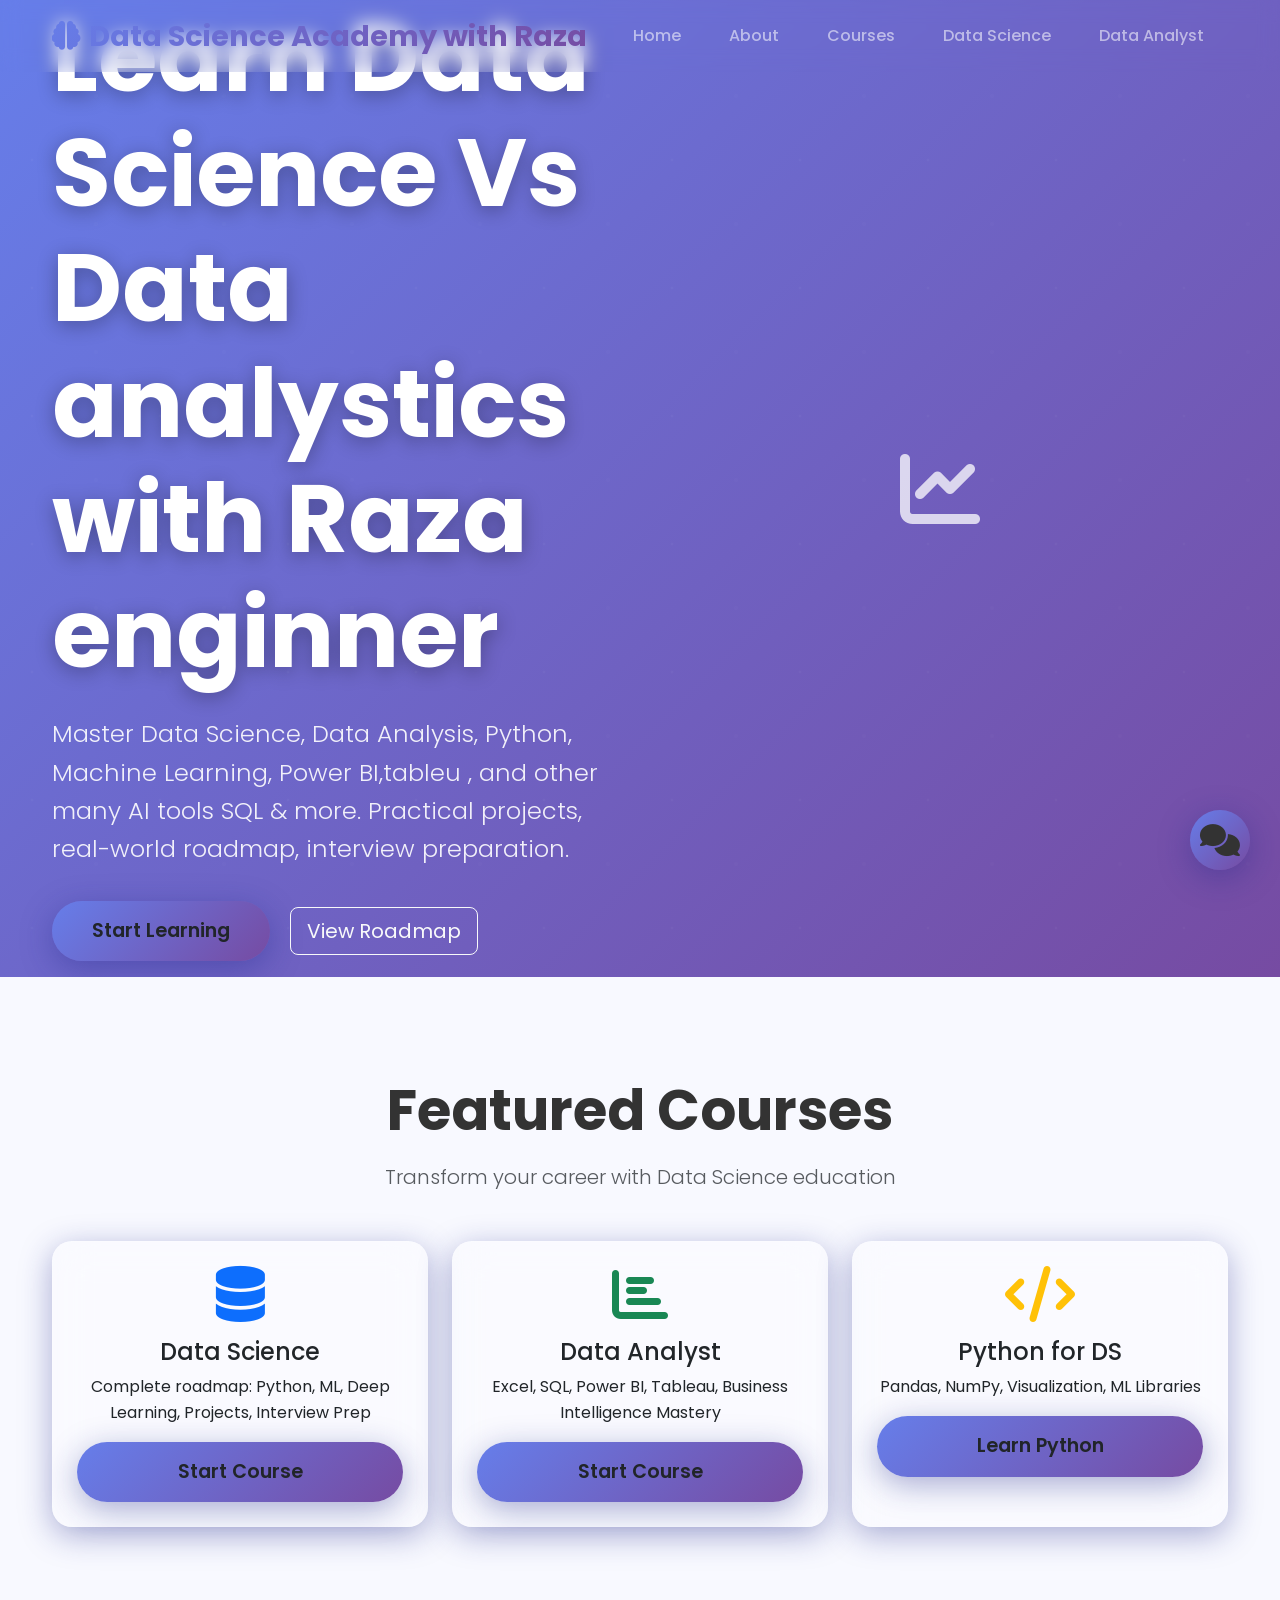
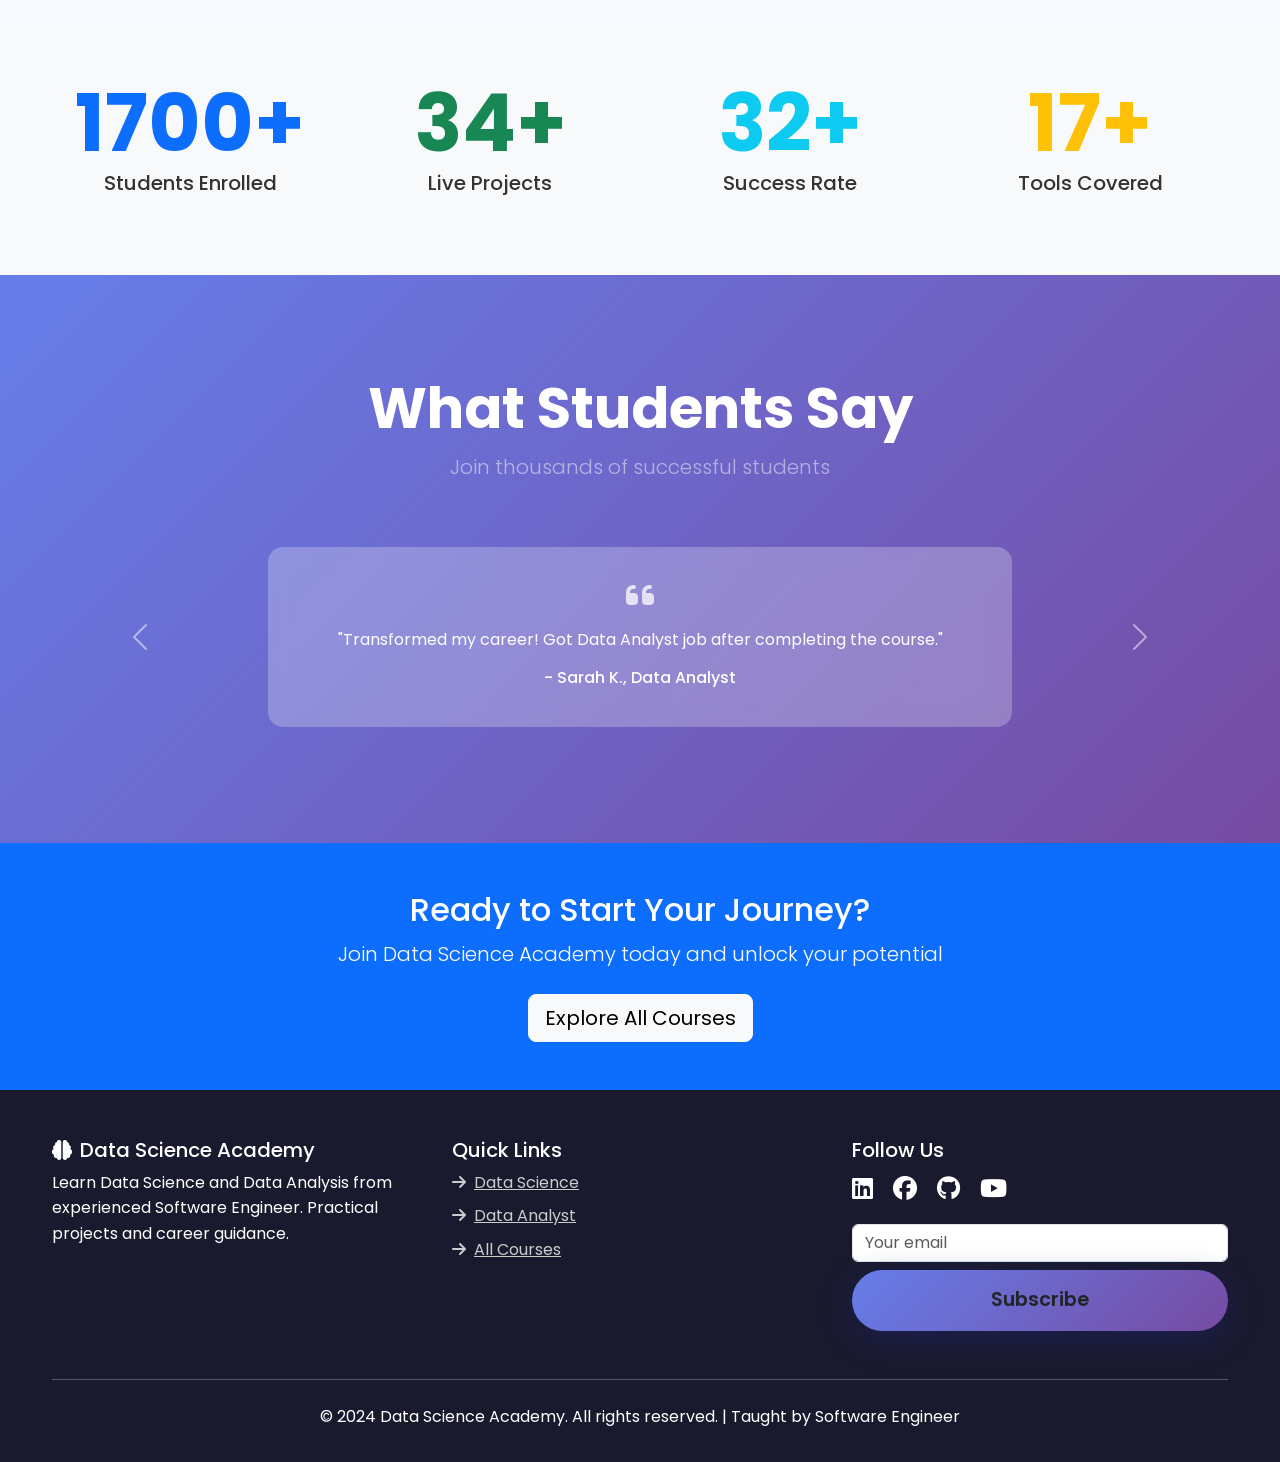
<file: data-science-academy/index.html>
<!DOCTYPE html>
<html lang="en">
<head>
    <meta charset="UTF-8">
    <meta name="viewport" content="width=device-width, initial-scale=1.0">
    <title>Data Science Academy - Learn Data Science & Data Analysis</title>
    <!-- Bootstrap 5 -->
    <link href="https://cdn.jsdelivr.net/npm/bootstrap@5.3.3/dist/css/bootstrap.min.css" rel="stylesheet" integrity="sha384-QWTKZyjpPEjISv5WaRU9OFeRpok6YctnYmDr5pNlyT2bRjXh0JMhjY6hW+ALEwIH" crossorigin="anonymous">
    <!-- AOS -->
    <link href="https://unpkg.com/aos@2.3.1/dist/aos.css" rel="stylesheet">
    <!-- Font Awesome -->
    <link rel="stylesheet" href="https://cdnjs.cloudflare.com/ajax/libs/font-awesome/6.4.0/css/all.min.css">
    <!-- Google Fonts -->
    <link href="https://fonts.googleapis.com/css2?family=Poppins:wght@300;400;500;600;700&display=swap" rel="stylesheet">
    <!-- Custom CSS -->
    <link rel="stylesheet" href="css/style.css">
</head>
<body>
    <!-- Loading Screen -->
    <div class="loading">
        <div class="loader"></div>
    </div>

    <!-- Navbar -->
    <nav class="navbar navbar-expand-lg navbar-dark fixed-top" id="mainNav">
        <div class="container">
            <a class="navbar-brand" href="index.html">
                <i class="fas fa-brain me-2"></i>Data Science Academy with Raza
            </a>
            <button class="navbar-toggler" type="button" data-bs-toggle="collapse" data-bs-target="#navbarNav">
                <span class="navbar-toggler-icon"></span>
            </button>
            <div class="collapse navbar-collapse" id="navbarNav">
                <ul class="navbar-nav ms-auto">
                    <li class="nav-item"><a class="nav-link" href="#home">Home</a></li>
                    <li class="nav-item"><a class="nav-link" href="about.html">About</a></li>
                    <li class="nav-item"><a class="nav-link" href="courses.html">Courses</a></li>
                    <li class="nav-item"><a class="nav-link" href="data-science.html">Data Science</a></li>
                    <li class="nav-item"><a class="nav-link" href="data-analyst.html">Data Analyst</a></li>

                </ul>
            </div>
        </div>
    </nav>

    <!-- Hero Section -->
    <section id="home" class="hero">
        <div class="container">
            <div class="row align-items-center min-vh-100">
                <div class="col-lg-6" data-aos="fade-right">
                    <h1>Learn Data Science Vs Data analystics with Raza enginner</h1>
                    <p class="lead">Master Data Science, Data Analysis, Python, Machine Learning, Power BI,tableu , and other many AI tools SQL & more. Practical projects, real-world roadmap, interview preparation.</p>
                    <div>
                        <a href="#courses" class="btn btn-primary-custom btn-lg me-3 mb-3">Start Learning</a>
                        <a href="data-science.html" class="btn btn-outline-light btn-lg mb-3">View Roadmap</a>
                    </div>
                </div>
                <div class="col-lg-6 text-center" data-aos="fade-left">
                    <i class="fas fa-chart-line display-1 text-white opacity-75"></i>
                </div>
            </div>
        </div>
    </section>

    <!-- Featured Courses -->
    <section id="courses" class="featured-courses">
        <div class="container">
            <div class="text-center mb-5" data-aos="fade-up">
                <h2 class="display-4 fw-bold">Featured Courses</h2>
                <p class="lead text-muted mt-3">Transform your career with Data Science education</p>
            </div>
            <div class="row g-4">
                <div class="col-lg-4 col-md-6" data-aos="fade-up" data-aos-delay="100">
                    <div class="card h-100 card-glass p-4 text-center">
                        <i class="fas fa-database display-4 text-primary mb-3"></i>
                        <h4>Data Science</h4>
                        <p>Complete roadmap: Python, ML, Deep Learning, Projects, Interview Prep</p>
                        <a href="https://wwaliullah585-art.github.io/Raza-enginner-website/data-science.html" class="btn btn-primary-custom">Start Course</a>
                    </div>
                </div>
                <div class="col-lg-4 col-md-6" data-aos="fade-up" data-aos-delay="200">
                    <div class="card h-100 card-glass p-4 text-center">
                        <i class="fas fa-chart-bar display-4 text-success mb-3"></i>
                        <h4>Data Analyst</h4>
                        <p>Excel, SQL, Power BI, Tableau, Business Intelligence Mastery</p>
                        <a href="https://wwaliullah585-art.github.io/Raza-enginner-website/data-analyst.html" class="btn btn-primary-custom">Start Course</a>
                    </div>
                </div>
                <div class="col-lg-4 col-md-6" data-aos="fade-up" data-aos-delay="300">
                    <div class="card h-100 card-glass p-4 text-center">
                        <i class="fas fa-code display-4 text-warning mb-3"></i>
                        <h4>Python for DS</h4>
                        <p>Pandas, NumPy, Visualization, ML Libraries</p>
                        <a href="https://www.geeksforgeeks.org/data-analysis/data-analysis-with-python/" class="btn btn-primary-custom">Learn Python</a>
                    </div>
                </div>
            </div>
        </div>
    </section>

    <!-- Stats Section -->
    <section class="py-5 bg-light">
        <div class="container">
            <div class="row text-center stats-section" data-aos="zoom-in">
                <div class="col-md-3 mb-4">
                    <div class="display-1 fw-bold text-primary counter" data-target="5000">0</div>
                    <h5>Students Enrolled</h5>
                </div>
                <div class="col-md-3 mb-4">
                    <div class="display-1 fw-bold text-success counter" data-target="100">0</div>
                    <h5>Live Projects</h5>
                </div>
                <div class="col-md-3 mb-4">
                    <div class="display-1 fw-bold text-info counter" data-target="95">0</div>
                    <h5>Success Rate</h5>
                </div>
                <div class="col-md-3 mb-4">
                    <div class="display-1 fw-bold text-warning counter" data-target="50">0</div>
                    <h5>Tools Covered</h5>
                </div>
            </div>
        </div>
    </section>

    <!-- Testimonials -->
    <section class="testimonials">
        <div class="container">
            <div class="text-center mb-5" data-aos="fade-down">
                <h2 class="display-4 fw-bold text-white">What Students Say</h2>
                <p class="lead text-white-50">Join thousands of successful students</p>
            </div>
            <div id="testimonialCarousel" class="carousel slide" data-bs-ride="carousel">
                <div class="carousel-inner">
                    <div class="carousel-item active">
                        <div class="row justify-content-center">
                            <div class="col-md-8">
                                <div class="testimonial-item text-center text-white">
                                    <i class="fas fa-quote-left fa-2x mb-3 opacity-75"></i>
                                    <p>"Transformed my career! Got Data Analyst job after completing the course."</p>
                                    <h6>- Sarah K., Data Analyst</h6>
                                </div>
                            </div>
                        </div>
                    </div>
                    <div class="carousel-item">
                        <div class="row justify-content-center">
                            <div class="col-md-8">
                                <div class="testimonial-item text-center text-white">
                                    <i class="fas fa-quote-left fa-2x mb-3 opacity-75"></i>
                                    <p>"Best Data Science roadmap. Real projects helped me ace interviews!"</p>
                                    <h6>- Ahmed R., ML Engineer</h6>
                                </div>
                            </div>
                        </div>
                    </div>
                </div>
                <button class="carousel-control-prev" type="button" data-bs-target="#testimonialCarousel" data-bs-slide="prev">
                    <span class="carousel-control-prev-icon"></span>
                </button>
                <button class="carousel-control-next" type="button" data-bs-target="#testimonialCarousel" data-bs-slide="next">
                    <span class="carousel-control-next-icon"></span>
                </button>
            </div>
        </div>
    </section>

    <!-- CTA Section -->
    <section class="py-5 bg-primary text-white text-center">
        <div class="container" data-aos="zoom-in">
            <h2>Ready to Start Your Journey?</h2>
            <p class="lead mb-4">Join Data Science Academy today and unlock your potential</p>
            <a href="courses.html" class="btn btn-light btn-lg">Explore All Courses</a>
        </div>
    </section>

    <!-- Footer -->
    <footer>
        <div class="container">
            <div class="row">
                <div class="col-lg-4 mb-4">
                    <h5><i class="fas fa-brain me-2"></i>Data Science Academy</h5>
                    <p>Learn Data Science and Data Analysis from experienced Software Engineer. Practical projects and career guidance.</p>
                </div>
                <div class="col-lg-4 mb-4">
                    <h5>Quick Links</h5>
                    <div class="footer-links">
                        <a href="data-science.html" class="d-block mb-2"><i class="fas fa-arrow-right me-2"></i>Data Science</a>
                        <a href="data-analyst.html" class="d-block mb-2"><i class="fas fa-arrow-right me-2"></i>Data Analyst</a>
                        <a href="courses.html" class="d-block mb-2"><i class="fas fa-arrow-right me-2"></i>All Courses</a>
                    </div>
                </div>
                <div class="col-lg-4 mb-4">
                    <h5>Follow Us</h5>
                    <div>
                        <a href="https://www.linkedin.com/feed/" class="text-white me-3 fs-4"><i class="fab fa-linkedin"></i></a>
                        <a href="https://www.facebook.com/profile.php?id=61578725471951" class="text-white me-3 fs-4"><i class="fab fa-facebook"></i></a>
                        <a href="https://github.com/" class="text-white me-3 fs-4"><i class="fab fa-github"></i></a>
                        <a href="https://www.youtube.com/@learn_with_software_engineer" class="text-white fs-4" target="_blank" rel="noopener"><i class="fab fa-youtube"></i></a>
                    </div>
                    <form class="contact-form mt-3">
                        <div class="mb-2">
                            <input type="email" class="form-control" placeholder="Your email" required>
                        </div>
                        <button type="submit" class="btn btn-primary-custom w-100">Subscribe</button>
                    </form>
                </div>
            </div>
            <hr class="my-4">
            <div class="text-center">
                <p>&copy; 2024 Data Science Academy. All rights reserved. | Taught by Software Engineer</p>
            </div>
        </div>
    </footer>

    <!-- Chatbot -->
    <div class="chatbot-btn" id="chatToggle">
        <i class="fas fa-comments fa-2x"></i>
    </div>
    <div class="chatbot-window" id="chatWindow">
        <div class="chat-header">
            <i class="fas fa-robot me-2"></i>Knodee AI Tutor
            <i class="fas fa-times float-end" onclick="document.getElementById('chatWindow').style.display='none'"></i>
        </div>
        <div class="chat-messages p-3" id="chatMessages">
            <div class="text-center text-muted mb-3">Hi! Ask about Data Science courses, roadmaps, or which course to choose.</div>
        </div>
        <div class="chat-input">
            <input type="text" id="chatInput" placeholder="Type your question...">
            <button id="chatSend"><i class="fas fa-paper-plane"></i></button>
        </div>
    </div>

    <!-- Scripts -->
    <script src="https://cdn.jsdelivr.net/npm/bootstrap@5.3.3/dist/js/bootstrap.bundle.min.js"></script>
    <script src="https://unpkg.com/aos@2.3.1/dist/aos.js"></script>
    <script src="js/script.js"></script>
<script src="js/chatbot-fixed.js"></script>

</body>
</html>
</file>
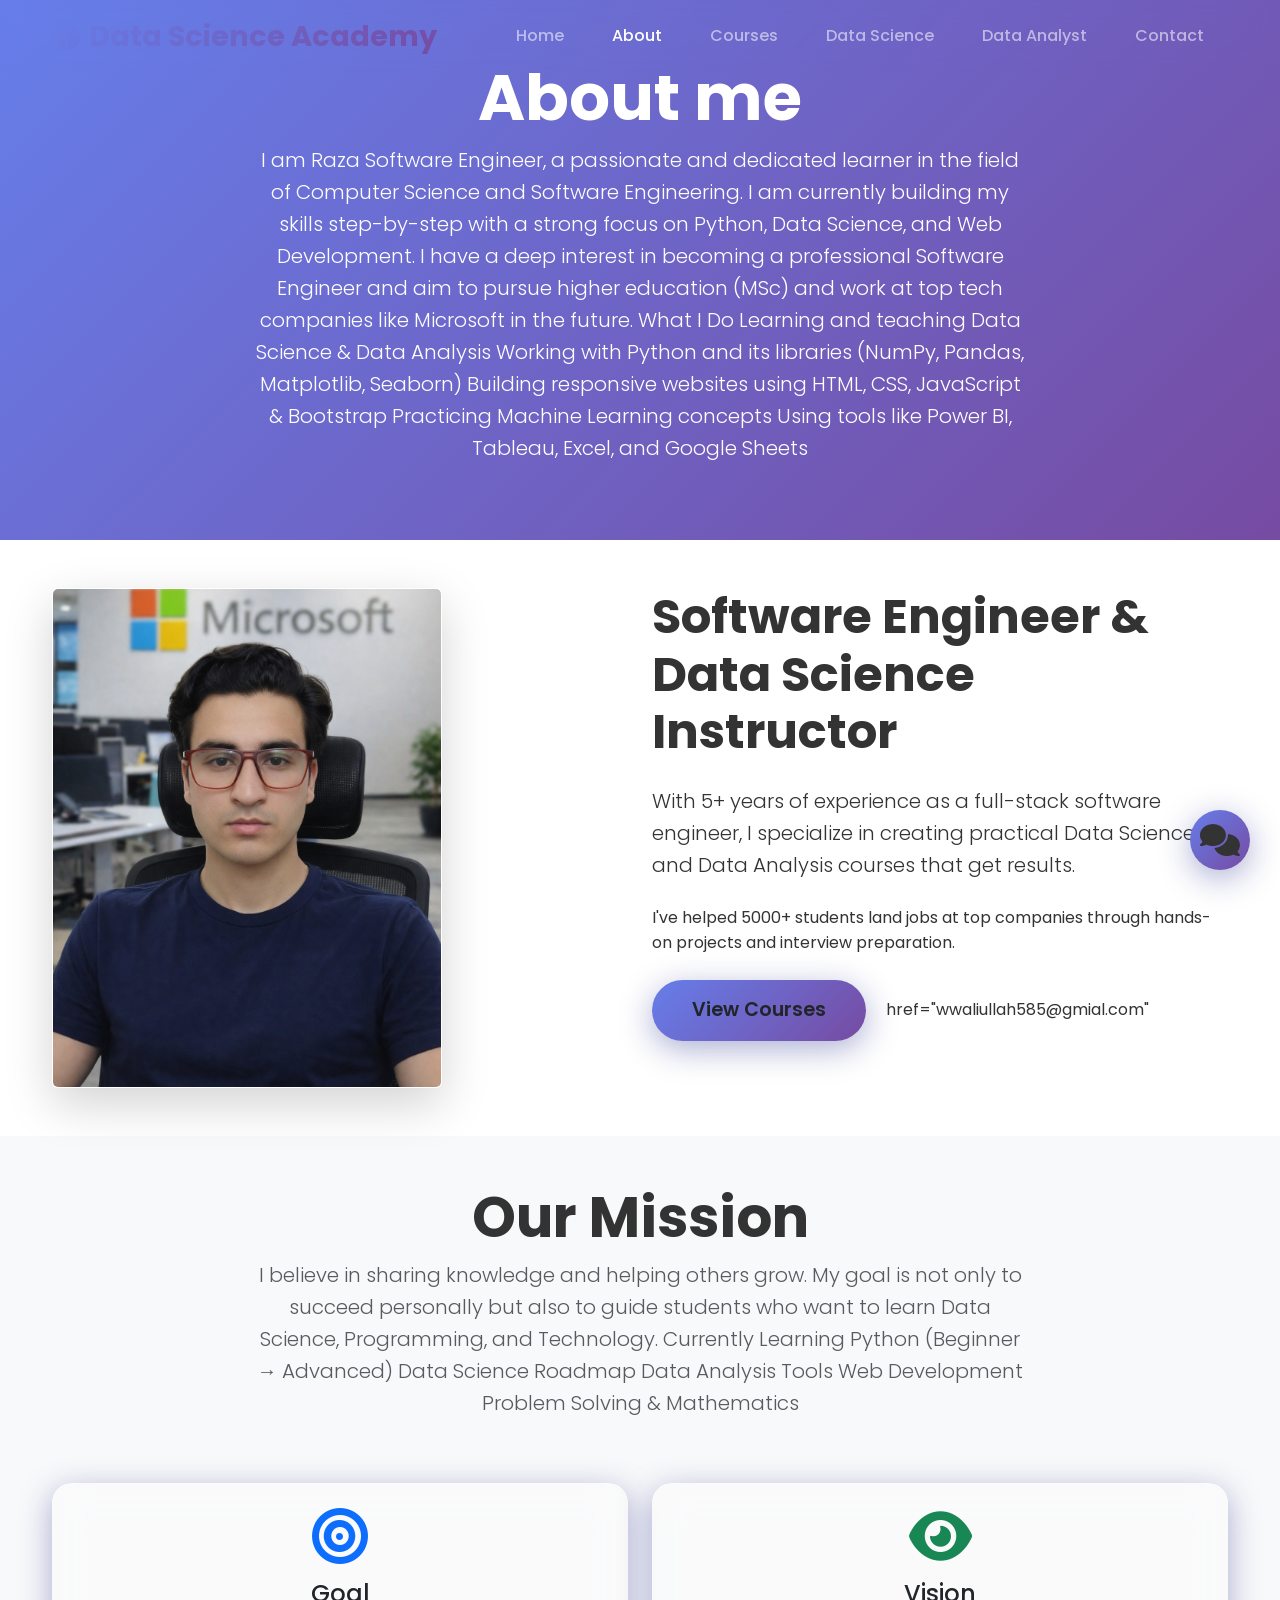
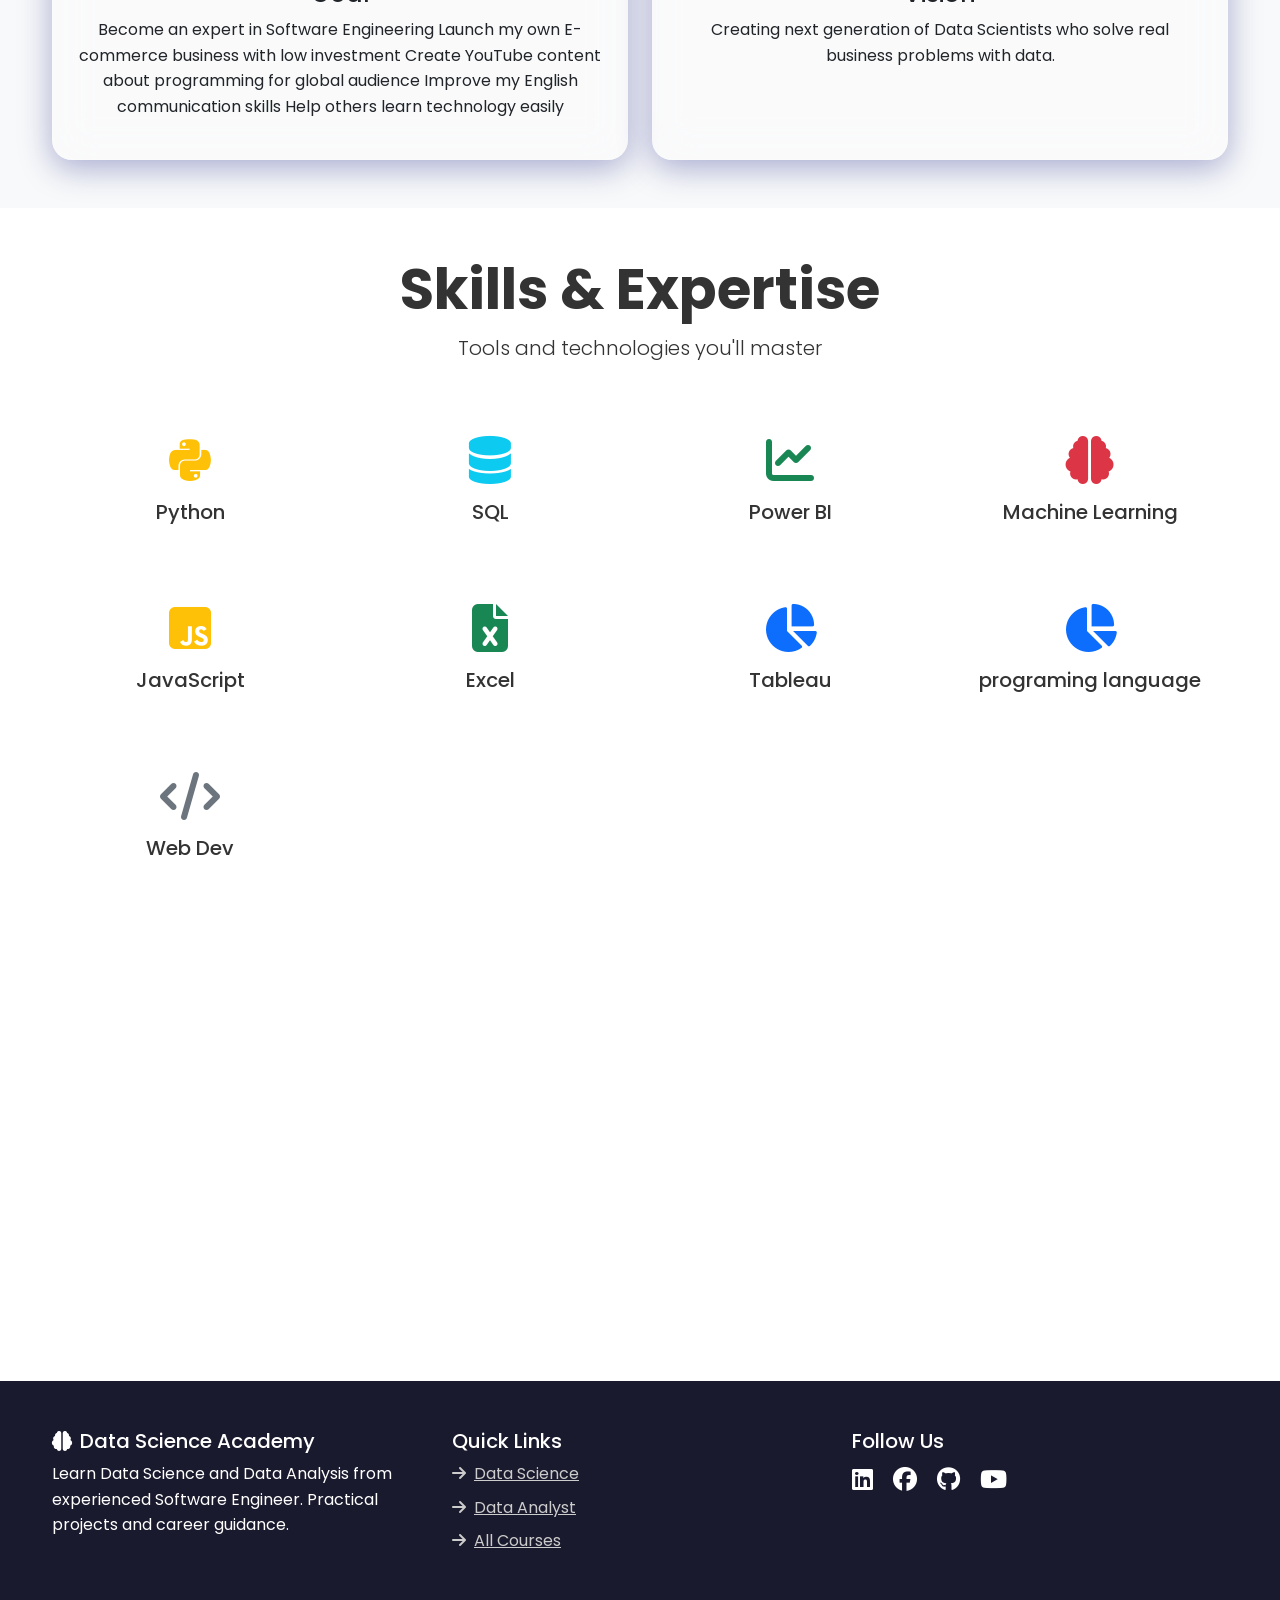
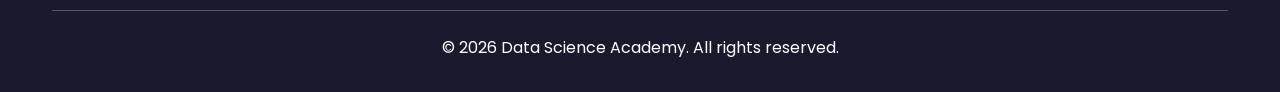
<file: data-science-academy/about.html>
<!DOCTYPE html>
<html lang="en">
<head>
    <meta charset="UTF-8">
    <meta name="viewport" content="width=device-width, initial-scale=1.0">
    <title>About - Data Science Academy</title>
    <!-- Same head links as index.html -->
    <link href="https://cdn.jsdelivr.net/npm/bootstrap@5.3.3/dist/css/bootstrap.min.css" rel="stylesheet">
    <link href="https://unpkg.com/aos@2.3.1/dist/aos.css" rel="stylesheet">
    <link rel="stylesheet" href="https://cdnjs.cloudflare.com/ajax/libs/font-awesome/6.4.0/css/all.min.css">
    <link href="https://fonts.googleapis.com/css2?family=Poppins:wght@300;400;500;600;700&display=swap" rel="stylesheet">
    <link rel="stylesheet" href="css/style.css">
</head>
<body>
    <!-- Loading Screen -->
    <div class="loading">
        <div class="loader"></div>
    </div>

    <!-- Navbar - Same as index -->
    <nav class="navbar navbar-expand-lg navbar-dark fixed-top" id="mainNav">
        <div class="container">
            <a class="navbar-brand" href="index.html">
                <i class="fas fa-brain me-2"></i>Data Science Academy
            </a>
            <button class="navbar-toggler" type="button" data-bs-toggle="collapse" data-bs-target="#navbarNav">
                <span class="navbar-toggler-icon"></span>
            </button>
            <div class="collapse navbar-collapse" id="navbarNav">
                <ul class="navbar-nav ms-auto">
                    <li class="nav-item"><a class="nav-link" href="index.html#home">Home</a></li>
                    <li class="nav-item"><a class="nav-link active" href="about.html">About</a></li>
                    <li class="nav-item"><a class="nav-link" href="courses.html">Courses</a></li>
                    <li class="nav-item"><a class="nav-link" href="data-science.html">Data Science</a></li>
                    <li class="nav-item"><a class="nav-link" href="data-analyst.html">Data Analyst</a></li>
                    <li class="nav-item"><a class="nav-link" href="index.html#contact">Contact</a></li>
                </ul>
            </div>
        </div>
    </nav>

    <!-- Hero/About Hero -->
    <section class="py-5" style="background: linear-gradient(135deg, #667eea 0%, #764ba2 100%); min-height: 60vh; display: flex; align-items: center;">
        <div class="container">
            <div class="row">
                <div class="col-lg-8 mx-auto text-center text-white" data-aos="fade-up">
                    <h1 class="display-3 fw-bold">About me</h1>
                    <p class="lead">I am Raza Software Engineer, a passionate and dedicated learner in the field of Computer Science and Software Engineering. I am currently building my skills step-by-step with a strong focus on Python, Data Science, and Web Development.

I have a deep interest in becoming a professional Software Engineer and aim to pursue higher education (MSc) and work at top tech companies like Microsoft in the future.

 What I Do
 Learning and teaching Data Science & Data Analysis
 Working with Python and its libraries (NumPy, Pandas, Matplotlib, Seaborn)
 Building responsive websites using HTML, CSS, JavaScript & Bootstrap
 Practicing Machine Learning concepts
 Using tools like Power BI, Tableau, Excel, and Google Sheets</p>
                </div>
            </div>
        </div>
    </section>

    <!-- About Content -->
    <section class="py-5">
        <div class="container">
            <div class="row">
                <div class="col-lg-6" data-aos="fade-right">
                    <img src="./ChatGPT Image Jan 29, 2026, 03_15_51 AM.png" alt="Instructor" class="img-fluid rounded shadow-lg card-glass" style="max-height: 500px; object-fit: cover;">
                </div>
                <div class="col-lg-6" data-aos="fade-left">
                    <h2 class="display-5 fw-bold mb-4">Software Engineer & Data Science Instructor</h2>
                    <p class="lead mb-4">With 5+ years of experience as a full-stack software engineer, I specialize in creating practical Data Science and Data Analysis courses that get results.</p>
                    <p>I've helped 5000+ students land jobs at top companies through hands-on projects and interview preparation.</p>
                    <div class="mt-4">
                        <a href="courses.html" class="btn btn-primary-custom btn-lg me-3">View Courses</a>
                        href="wwaliullah585@gmial.com"
                    </div>
                </div>
            </div>
        </div>
    </section>

    <!-- Mission Vision -->
    <section class="py-5 bg-light">
        <div class="container">
            <div class="row text-center mb-5">
                <div class="col-lg-8 mx-auto" data-aos="zoom-in">
                    <h2 class="display-4 fw-bold">Our Mission</h2>
                    <p class="lead text-muted">I believe in sharing knowledge and helping others grow. My goal is not only to succeed personally but also to guide students who want to learn Data Science, Programming, and Technology.

 Currently Learning
Python (Beginner → Advanced)
Data Science Roadmap
Data Analysis Tools
Web Development
Problem Solving & Mathematics</p>
                </div>
            </div>
            <div class="row g-4">
                <div class="col-md-6" data-aos="fade-up">
                    <div class="card h-100 card-glass p-4 text-center">
                        <i class="fas fa-bullseye display-4 text-primary mb-3"></i>
                        <h4>Goal</h4>
                        <p>Become an expert in Software Engineering
Launch my own E-commerce business with low investment
Create YouTube content about programming for global audience
Improve my English communication skills
Help others learn technology easily</p>
                    </div>
                </div>
                <div class="col-md-6" data-aos="fade-up" data-aos-delay="100">
                    <div class="card h-100 card-glass p-4 text-center">
                        <i class="fas fa-eye display-4 text-success mb-3"></i>
                        <h4>Vision</h4>
                        <p>Creating next generation of Data Scientists who solve real business problems with data.</p>
                    </div>
                </div>
            </div>
        </div>
    </section>

    <!-- Skills & Expertise -->
    <section class="py-5">
        <div class="container">
            <div class="text-center mb-5" data-aos="fade-down">
                <h2 class="display-4 fw-bold">Skills & Expertise</h2>
                <p class="lead">Tools and technologies you'll master</p>
            </div>
            <div class="row g-4">
                <div class="col-md-3 col-sm-6" data-aos="fade-up" data-aos-delay="0">
                    <div class="text-center p-4">
                        <i class="fab fa-python fa-3x text-warning mb-3"></i>
                        <h5>Python</h5>
                    </div>
                </div>
                <div class="col-md-3 col-sm-6" data-aos="fade-up" data-aos-delay="100">
                    <div class="text-center p-4">
                        <i class="fas fa-database fa-3x text-info mb-3"></i>
                        <h5>SQL</h5>
                    </div>
                </div>
                <div class="col-md-3 col-sm-6" data-aos="fade-up" data-aos-delay="200">
                    <div class="text-center p-4">
                        <i class="fas fa-chart-line fa-3x text-success mb-3"></i>
                        <h5>Power BI</h5>
                    </div>
                </div>
                <div class="col-md-3 col-sm-6" data-aos="fade-up" data-aos-delay="300">
                    <div class="text-center p-4">
                        <i class="fas fa-brain fa-3x text-danger mb-3"></i>
                        <h5>Machine Learning</h5>
                    </div>
                </div>
                <div class="col-md-3 col-sm-6" data-aos="fade-up" data-aos-delay="400">
                    <div class="text-center p-4">
                        <i class="fab fa-js-square fa-3x text-warning mb-3"></i>
                        <h5>JavaScript</h5>
                    </div>
                </div>
                <div class="col-md-3 col-sm-6" data-aos="fade-up" data-aos-delay="500">
                    <div class="text-center p-4">
                        <i class="fas fa-file-excel fa-3x text-success mb-3"></i>
                        <h5>Excel</h5>
                    </div>
                </div>
                <div class="col-md-3 col-sm-6" data-aos="fade-up" data-aos-delay="600">
                    <div class="text-center p-4">
                        <i class="fas fa-chart-pie fa-3x text-primary mb-3"></i>
                        <h5>Tableau</h5>
                    </div>
                </div>
                 <div class="col-md-3 col-sm-6" data-aos="fade-up" data-aos-delay="600">
                    <div class="text-center p-4">
                        <i class="fas fa-chart-pie fa-3x text-primary mb-3"></i>
                        <h5>programing language</h5>
                    </div>
                </div>
                <div class="col-md-3 col-sm-6" data-aos="fade-up" data-aos-delay="700">
                    <div class="text-center p-4">
                        <i class="fas fa-code fa-3x text-secondary mb-3"></i>
                        <h5>Web Dev</h5>
                    </div>
                </div>
            </div>
        </div>
    </section>

    <!-- Why Choose Us -->
    <section class="py-5 bg-gradient" style="background: var(--gradient);">
        <div class="container">
            <div class="row">
                <div class="col-lg-8 mx-auto text-center text-white" data-aos="zoom-in">
                    <h2 class="display-4 fw-bold mb-4">Why Choose Data Science Academy?</h2>
                    <div class="row g-4 mt-4">
                        <div class="col-md-4" data-aos="fade-up">
                            <i class="fas fa-award fa-3x mb-3"></i>
                            <h5>95% Job Success</h5>
                            <p>Our students land jobs at top companies</p>
                        </div>
                        <div class="col-md-4" data-aos="fade-up" data-aos-delay="100">
                            <i class="fas fa-project-diagram fa-3x mb-3"></i>
                            <h5>Real Projects</h5>
                            <p>Build portfolio with 10+ real projects</p>
                        </div>
                        <div class="col-md-4" data-aos="fade-up" data-aos-delay="200">
                            <i class="fas fa-headset fa-3x mb-3"></i>
                            <h5>24/7 Support</h5>
                            <p>Lifetime access & doubt clearing</p>
                        </div>
                    </div>
                </div>
            </div>
        </div>
    </section>

    <!-- Same Footer as index.html -->
    <footer>
        <div class="container">
            <div class="row">
                <div class="col-lg-4 mb-4">
                    <h5><i class="fas fa-brain me-2"></i>Data Science Academy</h5>
                    <p>Learn Data Science and Data Analysis from experienced Software Engineer. Practical projects and career guidance.</p>
                </div>
                <div class="col-lg-4 mb-4">
                    <h5>Quick Links</h5>
                    <div class="footer-links">
                        <a href="data-science.html" class="d-block mb-2"><i class="fas fa-arrow-right me-2"></i>Data Science</a>
                        <a href="data-analyst.html" class="d-block mb-2"><i class="fas fa-arrow-right me-2"></i>Data Analyst</a>
                        <a href="courses.html" class="d-block mb-2"><i class="fas fa-arrow-right me-2"></i>All Courses</a>
                    </div>
                </div>
                <div class="col-lg-4 mb-4">
                    <h5>Follow Us</h5>
                    <div>
                        <a href="https://www.linkedin.com/feed/" class="text-white me-3 fs-4"><i class="fab fa-linkedin"></i></a>
                        <a href="https://www.facebook.com/profile.php?id=61578725471951" class="text-white me-3 fs-4"><i class="fab fa-facebook"></i></a>
                        <a href="https://github.com/" class="text-white me-3 fs-4"><i class="fab fa-github"></i></a>
                        <a href="https://www.youtube.com/@learn_with_software_engineer" class="text-white fs-4" target="_blank" rel="noopener"><i class="fab fa-youtube"></i></a>
                    </div>
                </div>
            </div>
            <hr class="my-4">
            <div class="text-center">
                <p>&copy; 2026 Data Science Academy. All rights reserved.</p>
            </div>
        </div>
    </footer>

    <!-- Same Chatbot -->
    <div class="chatbot-btn" id="chatToggle">
        <i class="fas fa-comments fa-2x"></i>
    </div>
    <div class="chatbot-window" id="chatWindow">
        <div class="chat-header">
            <i class="fas fa-robot me-2"></i>Knodee AI Tutor
            <i class="fas fa-times float-end" onclick="document.getElementById('chatWindow').style.display='none'"></i>
        </div>
        <div class="chat-messages p-3" id="chatMessages">
            <div class="text-center text-muted mb-3">Hi! Ask about the instructor, courses, or mission.</div>
        </div>
        <div class="chat-input">
            <input type="text" id="chatInput" placeholder="Ask about About page...">
            <button id="chatSend"><i class="fas fa-paper-plane"></i></button>
        </div>
    </div>

    <!-- Scripts -->
    <script src="https://cdn.jsdelivr.net/npm/bootstrap@5.3.3/dist/js/bootstrap.bundle.min.js"></script>
    <script src="https://unpkg.com/aos@2.3.1/dist/aos.js"></script>
    <script src="js/script.js"></script>
<script src="js/chatbot-fixed.js"></script>
</body>
</html>
</file>
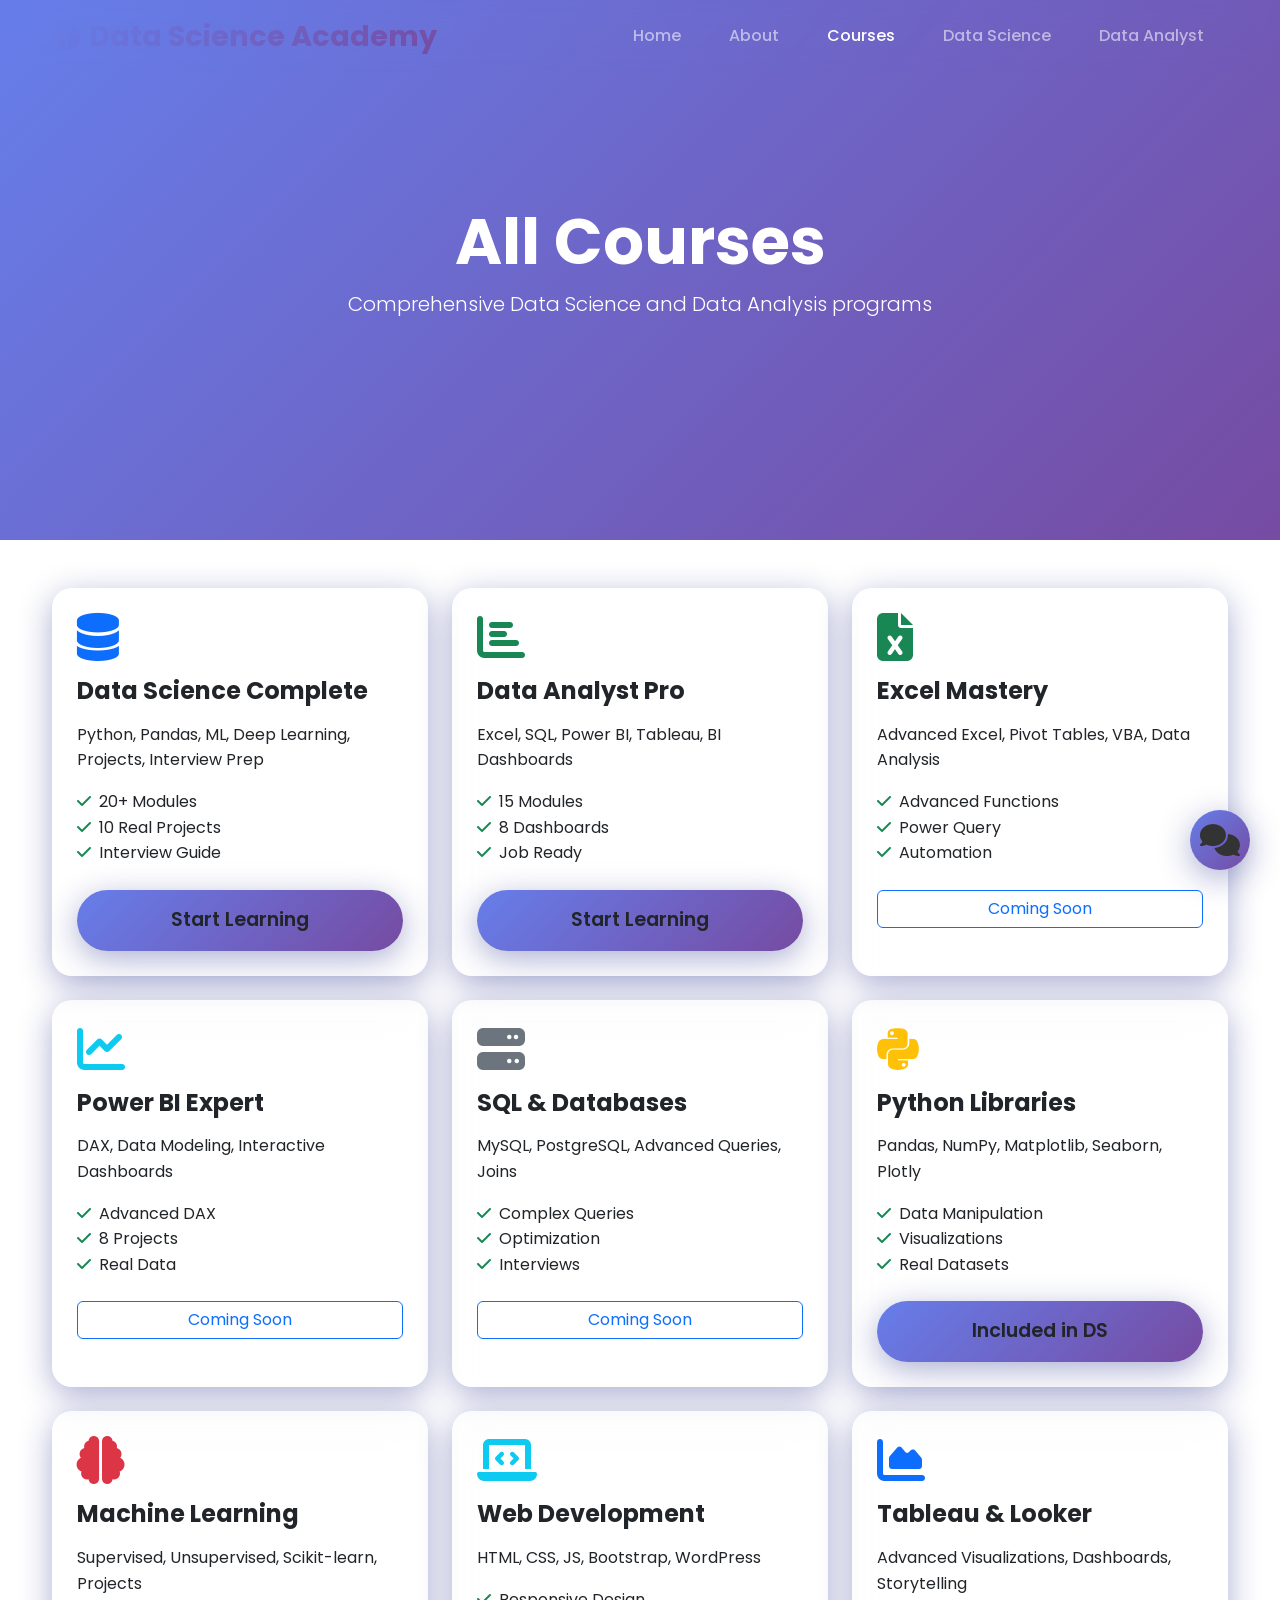
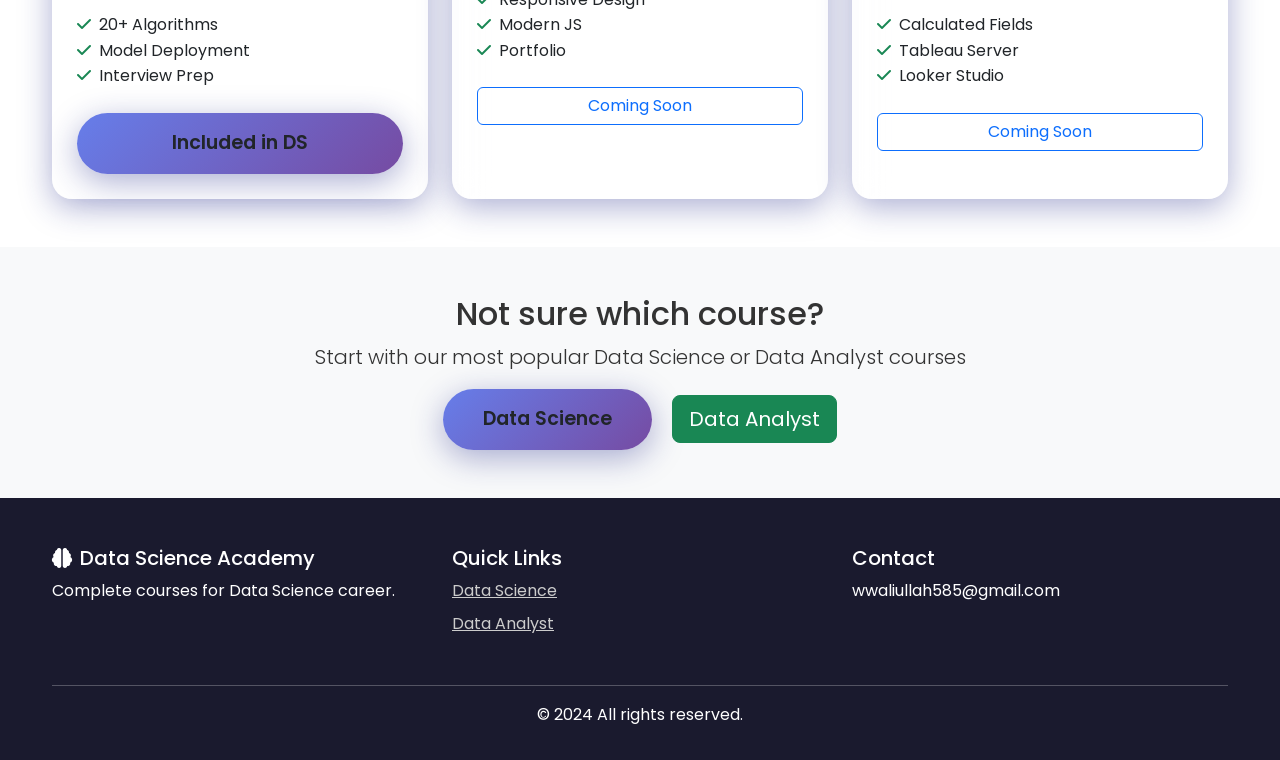
<file: data-science-academy/courses.html>
<!DOCTYPE html>
<html lang="en">
<head>
    <meta charset="UTF-8">
    <meta name="viewport" content="width=device-width, initial-scale=1.0">
    <title>Courses - Data Science Academy</title>
    <link href="https://cdn.jsdelivr.net/npm/bootstrap@5.3.3/dist/css/bootstrap.min.css" rel="stylesheet">
    <link href="https://unpkg.com/aos@2.3.1/dist/aos.css" rel="stylesheet">
    <link rel="stylesheet" href="https://cdnjs.cloudflare.com/ajax/libs/font-awesome/6.4.0/css/all.min.css">
    <link href="https://fonts.googleapis.com/css2?family=Poppins:wght@300;400;500;600;700&display=swap" rel="stylesheet">
    <link rel="stylesheet" href="css/style.css">
</head>
<body>
    <div class="loading">
        <div class="loader"></div>
    </div>

    <!-- Navbar -->
    <nav class="navbar navbar-expand-lg navbar-dark fixed-top" id="mainNav">
        <div class="container">
            <a class="navbar-brand" href="index.html">
                <i class="fas fa-brain me-2"></i>Data Science Academy
            </a>
            <button class="navbar-toggler" type="button" data-bs-toggle="collapse" data-bs-target="#navbarNav">
                <span class="navbar-toggler-icon"></span>
            </button>
            <div class="collapse navbar-collapse" id="navbarNav">
                <ul class="navbar-nav ms-auto">
                    <li class="nav-item"><a class="nav-link" href="index.html">Home</a></li>
                    <li class="nav-item"><a class="nav-link" href="about.html">About</a></li>
                    <li class="nav-item"><a class="nav-link active" href="courses.html">Courses</a></li>
                    <li class="nav-item"><a class="nav-link" href="data-science.html">Data Science</a></li>
                    <li class="nav-item"><a class="nav-link" href="data-analyst.html">Data Analyst</a></li>
                </ul>
            </div>
        </div>
    </nav>

    <!-- Hero -->
    <section class="py-5" style="background: var(--gradient); min-height: 60vh; display: flex; align-items: center;">
        <div class="container">
            <div class="row">
                <div class="col-lg-8 mx-auto text-center text-white" data-aos="fade-up">
                    <h1 class="display-3 fw-bold">All Courses</h1>
                    <p class="lead">Comprehensive Data Science and Data Analysis programs</p>
                </div>
            </div>
        </div>
    </section>

    <!-- Courses Grid -->
    <section class="py-5">
        <div class="container">
            <div class="row g-4">
                <!-- Data Science -->
                <div class="col-lg-4 col-md-6" data-aos="fade-up">
                    <div class="card h-100 card-glass course-card p-4">
                        <i class="fas fa-database fa-3x text-primary mb-3"></i>
                        <h3 class="h4 fw-bold mb-3">Data Science Complete</h3>
                        <p>Python, Pandas, ML, Deep Learning, Projects, Interview Prep</p>
                        <ul class="list-unstyled mb-4">
                            <li><i class="fas fa-check text-success me-2"></i>20+ Modules</li>
                            <li><i class="fas fa-check text-success me-2"></i>10 Real Projects</li>
                            <li><i class="fas fa-check text-success me-2"></i>Interview Guide</li>
                        </ul>
                        <a href="https://wwaliullah585-art.github.io/Raza-enginner-website/data-science.html" class="btn btn-primary-custom w-100">Start Learning</a>
                    </div>
                </div>

                <!-- Data Analyst -->
                <div class="col-lg-4 col-md-6" data-aos="fade-up" data-aos-delay="100">
                    <div class="card h-100 card-glass course-card p-4">
                        <i class="fas fa-chart-bar fa-3x text-success mb-3"></i>
                        <h3 class="h4 fw-bold mb-3">Data Analyst Pro</h3>
                        <p>Excel, SQL, Power BI, Tableau, BI Dashboards</p>
                        <ul class="list-unstyled mb-4">
                            <li><i class="fas fa-check text-success me-2"></i>15 Modules</li>
                            <li><i class="fas fa-check text-success me-2"></i>8 Dashboards</li>
                            <li><i class="fas fa-check text-success me-2"></i>Job Ready</li>
                        </ul>
                        <a href="https://wwaliullah585-art.github.io/Raza-enginner-website/data-analyst.html" class="btn btn-primary-custom w-100">Start Learning</a>
                    </div>
                </div>

                <!-- Excel -->
                <div class="col-lg-4 col-md-6" data-aos="fade-up" data-aos-delay="200">
                    <div class="card h-100 card-glass course-card p-4">
                        <i class="fas fa-file-excel fa-3x text-success mb-3"></i>
                        <h3 class="h4 fw-bold mb-3">Excel Mastery</h3>
                        <p>Advanced Excel, Pivot Tables, VBA, Data Analysis</p>
                        <ul class="list-unstyled mb-4">
                            <li><i class="fas fa-check text-success me-2"></i>Advanced Functions</li>
                            <li><i class="fas fa-check text-success me-2"></i>Power Query</li>
                            <li><i class="fas fa-check text-success me-2"></i>Automation</li>
                        </ul>
                        <a href="https://wwaliullah585-art.github.io/Raza-enginner-website/contact.html" class="btn btn-outline-primary w-100">Coming Soon</a>
                    </div>
                </div>

                <!-- Power BI -->
                <div class="col-lg-4 col-md-6" data-aos="fade-up" data-aos-delay="300">
                    <div class="card h-100 card-glass course-card p-4">
                        <i class="fas fa-chart-line fa-3x text-info mb-3"></i>
                        <h3 class="h4 fw-bold mb-3">Power BI Expert</h3>
                        <p>DAX, Data Modeling, Interactive Dashboards</p>
                        <ul class="list-unstyled mb-4">
                            <li><i class="fas fa-check text-success me-2"></i>Advanced DAX</li>
                            <li><i class="fas fa-check text-success me-2"></i>8 Projects</li>
                            <li><i class="fas fa-check text-success me-2"></i>Real Data</li>
                        </ul>
                        <a href="https://wwaliullah585-art.github.io/Raza-enginner-website/contact.html" class="btn btn-outline-primary w-100">Coming Soon</a>
                    </div>
                </div>

                <!-- SQL -->
                <div class="col-lg-4 col-md-6" data-aos="fade-up" data-aos-delay="400">
                    <div class="card h-100 card-glass course-card p-4">
                        <i class="fas fa-server fa-3x text-secondary mb-3"></i>
                        <h3 class="h4 fw-bold mb-3">SQL & Databases</h3>
                        <p>MySQL, PostgreSQL, Advanced Queries, Joins</p>
                        <ul class="list-unstyled mb-4">
                            <li><i class="fas fa-check text-success me-2"></i>Complex Queries</li>
                            <li><i class="fas fa-check text-success me-2"></i>Optimization</li>
                            <li><i class="fas fa-check text-success me-2"></i>Interviews</li>
                        </ul>
                        <a href="https://wwaliullah585-art.github.io/Raza-enginner-website/contact.html" class="btn btn-outline-primary w-100">Coming Soon</a>
                    </div>
                </div>

                <!-- Python Libraries -->
                <div class="col-lg-4 col-md-6" data-aos="fade-up" data-aos-delay="500">
                    <div class="card h-100 card-glass course-card p-4">
                        <i class="fab fa-python fa-3x text-warning mb-3"></i>
                        <h3 class="h4 fw-bold mb-3">Python Libraries</h3>
                        <p>Pandas, NumPy, Matplotlib, Seaborn, Plotly</p>
                        <ul class="list-unstyled mb-4">
                            <li><i class="fas fa-check text-success me-2"></i>Data Manipulation</li>
                            <li><i class="fas fa-check text-success me-2"></i>Visualizations</li>
                            <li><i class="fas fa-check text-success me-2"></i>Real Datasets</li>
                        </ul>
                        <a href="https://wwaliullah585-art.github.io/Raza-enginner-website/data-science.html" class="btn btn-primary-custom w-100">Included in DS</a>
                    </div>
                </div>

                <!-- Machine Learning -->
                <div class="col-lg-4 col-md-6" data-aos="fade-up" data-aos-delay="600">
                    <div class="card h-100 card-glass course-card p-4">
                        <i class="fas fa-brain fa-3x text-danger mb-3"></i>
                        <h3 class="h4 fw-bold mb-3">Machine Learning</h3>
                        <p>Supervised, Unsupervised, Scikit-learn, Projects</p>
                        <ul class="list-unstyled mb-4">
                            <li><i class="fas fa-check text-success me-2"></i>20+ Algorithms</li>
                            <li><i class="fas fa-check text-success me-2"></i>Model Deployment</li>
                            <li><i class="fas fa-check text-success me-2"></i>Interview Prep</li>
                        </ul>
                        <a href="https://wwaliullah585-art.github.io/Raza-enginner-website/data-science.html" class="btn btn-primary-custom w-100">Included in DS</a>
                    </div>
                </div>

                <!-- Web Development -->
                <div class="col-lg-4 col-md-6" data-aos="fade-up" data-aos-delay="700">
                    <div class="card h-100 card-glass course-card p-4">
                        <i class="fas fa-laptop-code fa-3x text-info mb-3"></i>
                        <h3 class="h4 fw-bold mb-3">Web Development</h3>
                        <p>HTML, CSS, JS, Bootstrap, WordPress</p>
                        <ul class="list-unstyled mb-4">
                            <li><i class="fas fa-check text-success me-2"></i>Responsive Design</li>
                            <li><i class="fas fa-check text-success me-2"></i>Modern JS</li>
                            <li><i class="fas fa-check text-success me-2"></i>Portfolio</li>
                        </ul>
                        <a href="https://wwaliullah585-art.github.io/Raza-enginner-website/index.html" class="btn btn-outline-primary w-100">Coming Soon</a>
                    </div>
                </div>

                <!-- Tableau -->
                <div class="col-lg-4 col-md-6" data-aos="fade-up" data-aos-delay="800">
                    <div class="card h-100 card-glass course-card p-4">
                        <i class="fas fa-chart-area fa-3x text-primary mb-3"></i>
                        <h3 class="h4 fw-bold mb-3">Tableau & Looker</h3>
                        <p>Advanced Visualizations, Dashboards, Storytelling</p>
                        <ul class="list-unstyled mb-4">
                            <li><i class="fas fa-check text-success me-2"></i>Calculated Fields</li>
                            <li><i class="fas fa-check text-success me-2"></i>Tableau Server</li>
                            <li><i class="fas fa-check text-success me-2"></i>Looker Studio</li>
                        </ul>
                        <a href="https://wwaliullah585-art.github.io/Raza-enginner-website/contact.html" class="btn btn-outline-primary w-100">Coming Soon</a>
                    </div>
                </div>
            </div>
        </div>
    </section>

    <!-- CTA -->
    <section class="py-5 text-center bg-light">
        <div class="container" data-aos="zoom-in">
            <h2>Not sure which course?</h2>
            <p class="lead">Start with our most popular Data Science or Data Analyst courses</p>
            <div>
                <a href="data-science.html" class="btn btn-primary-custom btn-lg me-3">Data Science</a>
                <a href="data-analyst.html" class="btn btn-success btn-lg">Data Analyst</a>
            </div>
        </div>
    </section>

    <!-- Footer and Chatbot same as previous pages -->
    <footer>
        <!-- Same footer content -->
        <div class="container">
            <div class="row">
                <div class="col-lg-4 mb-4">
                    <h5><i class="fas fa-brain me-2"></i>Data Science Academy</h5>
                    <p>Complete courses for Data Science career.</p>
                </div>
                <div class="col-lg-4 mb-4">
                    <h5>Quick Links</h5>
                    <div class="footer-links">
                        <a href="data-science.html" class="d-block mb-2">Data Science</a>
                        <a href="data-analyst.html" class="d-block mb-2">Data Analyst</a>
                    </div>
                </div>
                <div class="col-lg-4 mb-4">
                    <h5>Contact</h5>
                    <p>wwaliullah585@gmail.com</p>
                </div>
            </div>
            <hr>
            <div class="text-center">
                <p>&copy; 2024 All rights reserved.</p>
            </div>
        </div>
    </footer>

    <!-- Chatbot same -->
    <div class="chatbot-btn" id="chatToggle">
        <i class="fas fa-comments fa-2x"></i>
    </div>
    <div class="chatbot-window" id="chatWindow">
        <div class="chat-header">
            <i class="fas fa-robot me-2"></i>Knodee AI
            <i class="fas fa-times float-end"></i>
        </div>
        <div class="chat-messages p-3" id="chatMessages">
            <div class="text-muted mb-3">Ask about any course!</div>
        </div>
        <div class="chat-input">
            <input type="text" id="chatInput" placeholder="Which course?">
            <button id="chatSend"><i class="fas fa-paper-plane"></i></button>
        </div>
    </div>

    <script src="https://cdn.jsdelivr.net/npm/bootstrap@5.3.3/dist/js/bootstrap.bundle.min.js"></script>
    <script src="https://unpkg.com/aos@2.3.1/dist/aos.js"></script>
    <script src="js/script.js"></script>
<script src="js/chatbot-fixed.js"></script>
</body>
</html>
</file>
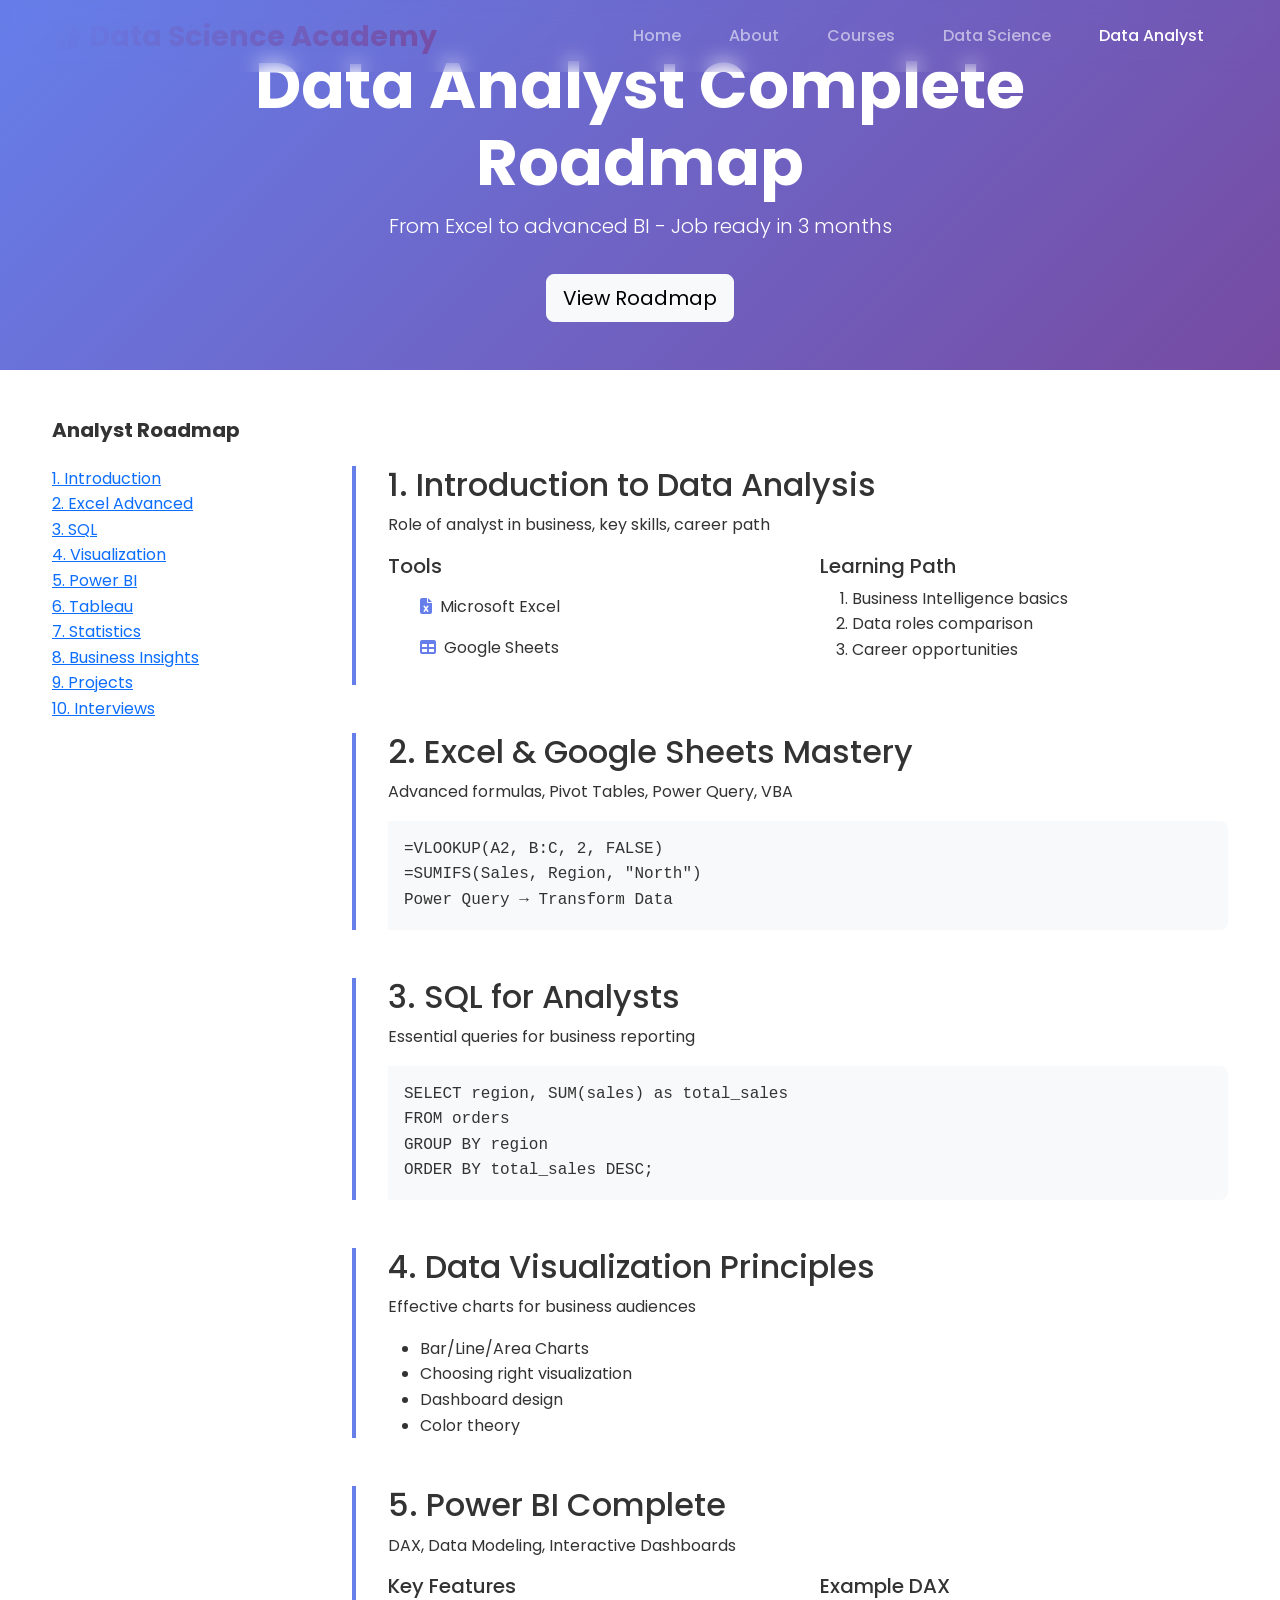
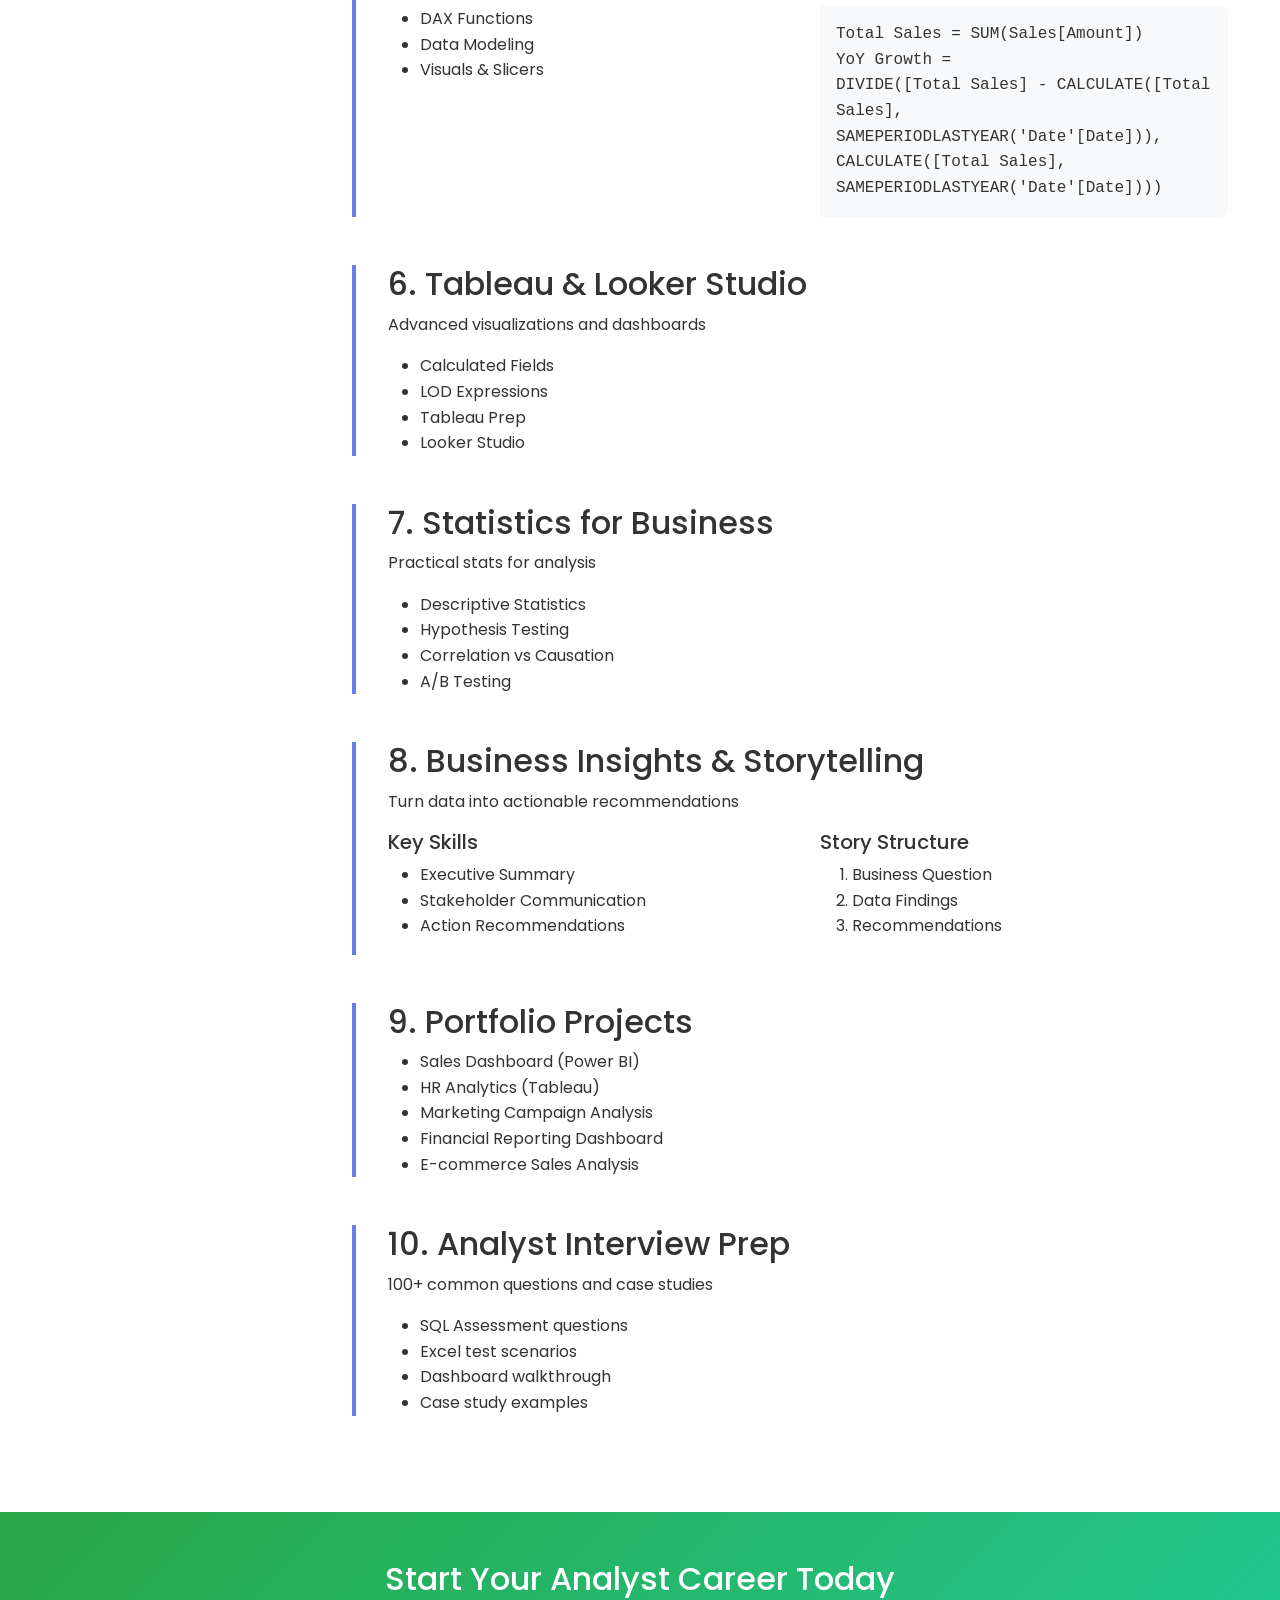
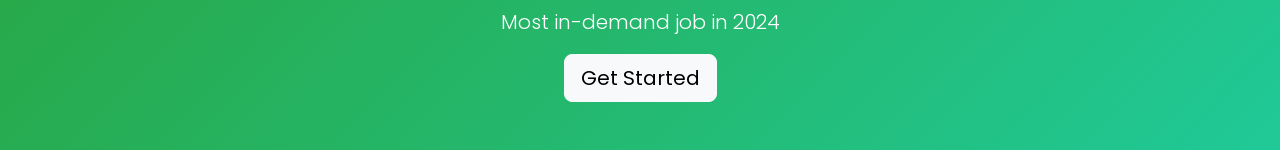
<file: data-science-academy/data-analyst.html>
<!DOCTYPE html>
<html lang="en">
<head>
    <meta charset="UTF-8">
    <meta name="viewport" content="width=device-width, initial-scale=1.0">
    <title>Data Analyst Roadmap - Data Science Academy</title>
    <link href="https://cdn.jsdelivr.net/npm/bootstrap@5.3.3/dist/css/bootstrap.min.css" rel="stylesheet">
    <link href="https://unpkg.com/aos@2.3.1/dist/aos.css" rel="stylesheet">
    <link rel="stylesheet" href="https://cdnjs.cloudflare.com/ajax/libs/font-awesome/6.4.0/css/all.min.css">
    <link href="https://fonts.googleapis.com/css2?family=Poppins:wght@300;400;500;600;700&display=swap" rel="stylesheet">
    <link rel="stylesheet" href="css/style.css">
    <style>
        .roadmap-section { border-left: 4px solid var(--primary-blue); padding-left: 2rem; margin: 3rem 0; }
        .code-example { background: #f8f9fa; border-left: 4px solid var(--primary-success); padding: 1rem; font-family: monospace; border-radius: 0 8px 8px 0; }
        .tool-list { list-style: none; }
        .tool-list li { padding: 0.5rem 0; }
        .tool-list i { color: var(--primary-blue); margin-right: 0.5rem; }
    </style>
</head>
<body>
    <div class="loading">
        <div class="loader"></div>
    </div>

    <nav class="navbar navbar-expand-lg navbar-dark fixed-top" id="mainNav">
        <div class="container">
            <a class="navbar-brand" href="index.html"><i class="fas fa-brain me-2"></i>Data Science Academy</a>
            <button class="navbar-toggler" data-bs-toggle="collapse" data-bs-target="#navbarNav"><span class="navbar-toggler-icon"></span></button>
            <div class="collapse navbar-collapse" id="navbarNav">
                <ul class="navbar-nav ms-auto">
                    <li class="nav-item"><a class="nav-link" href="index.html">Home</a></li>
                    <li class="nav-item"><a class="nav-link" href="about.html">About</a></li>
                    <li class="nav-item"><a class="nav-link" href="courses.html">Courses</a></li>
                    <li class="nav-item"><a class="nav-link" href="data-science.html">Data Science</a></li>
                    <li class="nav-item"><a class="nav-link active" href="data-analyst.html">Data Analyst</a></li>
                </ul>
            </div>
        </div>
    </nav>

    <!-- Hero -->
    <section class="py-5" style="background: var(--gradient);">
        <div class="container">
            <div class="row align-items-center min-vh-50">
                <div class="col-lg-8 mx-auto text-center text-white" data-aos="fade-down">
                    <h1 class="display-3 fw-bold">Data Analyst Complete Roadmap</h1>
                    <p class="lead" data-aos="fade-up" data-aos-delay="200">From Excel to advanced BI - Job ready in 3 months</p>
                    <a href="#roadmap" class="btn btn-light btn-lg mt-3">View Roadmap</a>
                </div>
            </div>
        </div>
    </section>

    <!-- Roadmap Structure similar to DS but tailored for Analyst -->
    <section id="roadmap" class="py-5">
        <div class="container">
            <div class="row">
                <div class="col-lg-3">
                    <div class="position-sticky" style="top: 100px;">
                        <h5 class="fw-bold mb-4">Analyst Roadmap</h5>
                        <ul class="list-unstyled">
                            <li><a href="https://wwaliullah585-art.github.io/Raza-enginner-website/data-analyst.html">1. Introduction</a></li>
                            <li><a href="https://wwaliullah585-art.github.io/Raza-enginner-website/data-analyst.html">2. Excel Advanced</a></li>
                            <li><a href="https://wwaliullah585-art.github.io/Raza-enginner-website/data-analyst.html">3. SQL</a></li>
                            <li><a href="https://wwaliullah585-art.github.io/Raza-enginner-website/data-analyst.html">4. Visualization</a></li>
                            <li><a href="https://wwaliullah585-art.github.io/Raza-enginner-website/data-analyst.html">5. Power BI</a></li>
                            <li><a href="https://www.geeksforgeeks.org/data-analysis/data-analysis-with-python/">6. Tableau</a></li>
                            <li><a href="https://www.geeksforgeeks.org/data-analysis/data-analysis-with-python/">7. Statistics</a></li>
                            <li><a href="https://www.geeksforgeeks.org/data-analysis/data-analysis-with-python/">8. Business Insights</a></li>
                            <li><a href="#projects-analyst">9. Projects</a></li>
                            <li><a href="#interviews-analyst">10. Interviews</a></li>
                        </ul>
                    </div>
                </div>
                <div class="col-lg-9">
                    
                    <div id="intro-analyst" class="roadmap-section">
                        <h2>1. Introduction to Data Analysis</h2>
                        <p>Role of analyst in business, key skills, career path</p>
                        <div class="row">
                            <div class="col-md-6">
                                <h5>Tools</h5>
                                <ul class="tool-list">
                                    <li><i class="fas fa-file-excel"></i>Microsoft Excel</li>
                                    <li><i class="fas fa-table"></i>Google Sheets</li>
                                </ul>
                            </div>
                            <div class="col-md-6">
                                <h5>Learning Path</h5>
                                <ol>
                                    <li>Business Intelligence basics</li>
                                    <li>Data roles comparison</li>
                                    <li>Career opportunities</li>
                                </ol>
                            </div>
                        </div>
                    </div>

                    <div id="excel" class="roadmap-section">
                        <h2>2. Excel & Google Sheets Mastery</h2>
                        <p>Advanced formulas, Pivot Tables, Power Query, VBA</p>
                        <div class="code-example">
=VLOOKUP(A2, B:C, 2, FALSE)<br>
=SUMIFS(Sales, Region, "North")<br>
Power Query → Transform Data
                        </div>
                    </div>

                    <div id="sql-analyst" class="roadmap-section">
                        <h2>3. SQL for Analysts</h2>
                        <p>Essential queries for business reporting</p>
                        <div class="code-example">
SELECT region, SUM(sales) as total_sales<br>
FROM orders<br>
GROUP BY region<br>
ORDER BY total_sales DESC;
                        </div>
                    </div>

                    <div id="viz-analyst" class="roadmap-section">
                        <h2>4. Data Visualization Principles</h2>
                        <p>Effective charts for business audiences</p>
                        <ul>
                            <li>Bar/Line/Area Charts</li>
                            <li>Choosing right visualization</li>
                            <li>Dashboard design</li>
                            <li>Color theory</li>
                        </ul>
                    </div>

                    <div id="powerbi" class="roadmap-section">
                        <h2>5. Power BI Complete</h2>
                        <p>DAX, Data Modeling, Interactive Dashboards</p>
                        <div class="row">
                            <div class="col-md-6">
                                <h5>Key Features</h5>
                                <ul>
                                    <li>DAX Functions</li>
                                    <li>Data Modeling</li>
                                    <li>Visuals & Slicers</li>
                                </ul>
                            </div>
                            <div class="col-md-6">
                                <h5>Example DAX</h5>
                                <div class="code-example">
Total Sales = SUM(Sales[Amount])<br>
YoY Growth = <br>
DIVIDE([Total Sales] - CALCULATE([Total Sales], SAMEPERIODLASTYEAR('Date'[Date])), CALCULATE([Total Sales], SAMEPERIODLASTYEAR('Date'[Date])))
                                </div>
                            </div>
                        </div>
                    </div>

                    <div id="tableau" class="roadmap-section">
                        <h2>6. Tableau & Looker Studio</h2>
                        <p>Advanced visualizations and dashboards</p>
                        <ul>
                            <li>Calculated Fields</li>
                            <li>LOD Expressions</li>
                            <li>Tableau Prep</li>
                            <li>Looker Studio</li>
                        </ul>
                    </div>

                    <div id="stats" class="roadmap-section">
                        <h2>7. Statistics for Business</h2>
                        <p>Practical stats for analysis</p>
                        <ul>
                            <li>Descriptive Statistics</li>
                            <li>Hypothesis Testing</li>
                            <li>Correlation vs Causation</li>
                            <li>A/B Testing</li>
                        </ul>
                    </div>

                    <div id="insights" class="roadmap-section">
                        <h2>8. Business Insights & Storytelling</h2>
                        <p>Turn data into actionable recommendations</p>
                        <div class="row">
                            <div class="col-md-6">
                                <h5>Key Skills</h5>
                                <ul>
                                    <li>Executive Summary</li>
                                    <li>Stakeholder Communication</li>
                                    <li>Action Recommendations</li>
                                </ul>
                            </div>
                            <div class="col-md-6">
                                <h5>Story Structure</h5>
                                <ol>
                                    <li>Business Question</li>
                                    <li>Data Findings</li>
                                    <li>Recommendations</li>
                                </ol>
                            </div>
                        </div>
                    </div>

                    <div id="projects-analyst" class="roadmap-section">
                        <h2>9. Portfolio Projects</h2>
                        <ul>
                            <li>Sales Dashboard (Power BI)</li>
                            <li>HR Analytics (Tableau)</li>
                            <li>Marketing Campaign Analysis</li>
                            <li>Financial Reporting Dashboard</li>
                            <li>E-commerce Sales Analysis</li>
                        </ul>
                    </div>

                    <div id="interviews-analyst" class="roadmap-section">
                        <h2>10. Analyst Interview Prep</h2>
                        <p>100+ common questions and case studies</p>
                        <ul>
                            <li>SQL Assessment questions</li>
                            <li>Excel test scenarios</li>
                            <li>Dashboard walkthrough</li>
                            <li>Case study examples</li>
                        </ul>
                    </div>

                </div>
            </div>
        </div>
    </section>

    <!-- CTA -->
    <section class="py-5 text-white text-center" style="background: linear-gradient(135deg, #28a745, #20c997);">
        <div class="container" data-aos="zoom-in">
            <h2>Start Your Analyst Career Today</h2>
            <p class="lead">Most in-demand job in 2024</p>
            <a href="index.html#courses" class="btn btn-light btn-lg">Get Started</a>
        </div>
    </section>

    <!-- Footer & Chatbot same -->

    <script src="https://cdn.jsdelivr.net/npm/bootstrap@5.3.3/dist/js/bootstrap.bundle.min.js"></script>
    <script src="https://unpkg.com/aos@2.3.1/dist/aos.js"></script>
    <script src="js/script.js"></script>
<script src="js/chatbot-fixed.js"></script>
</body>
</html>
</file>
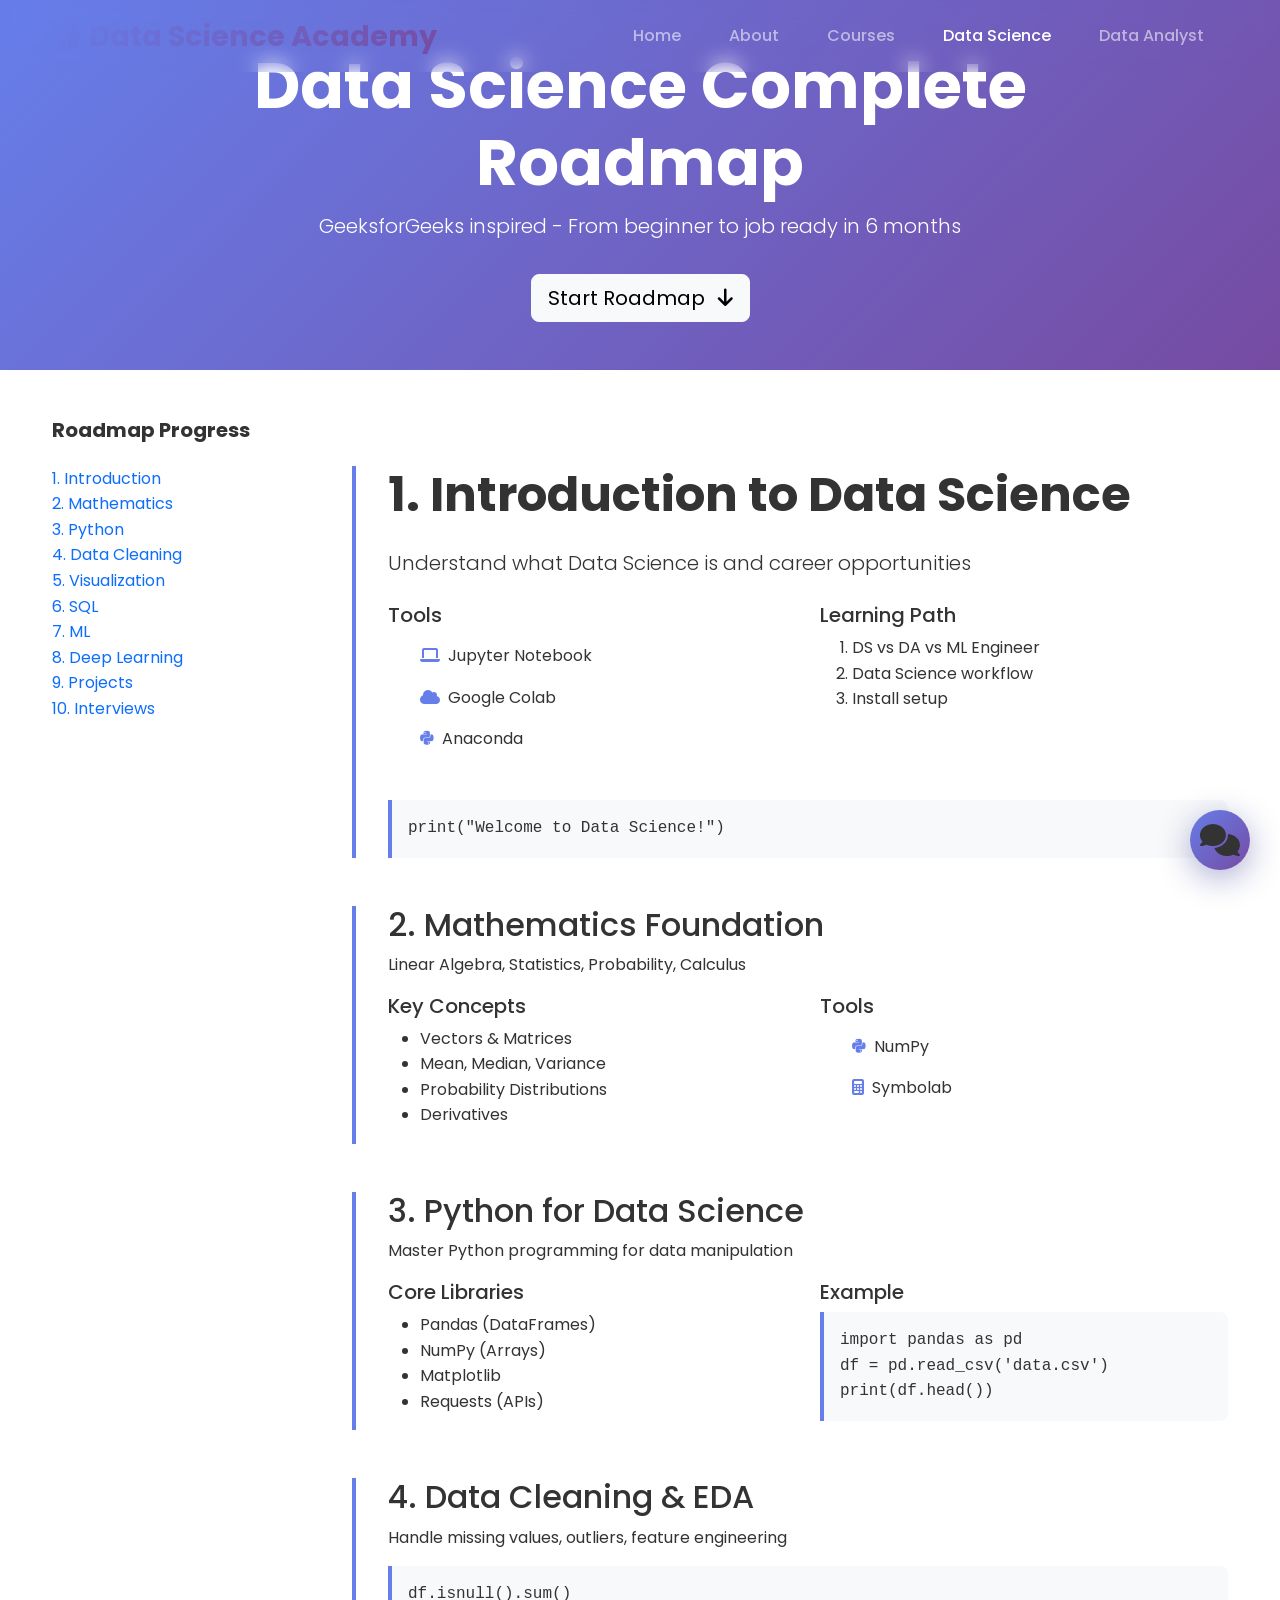
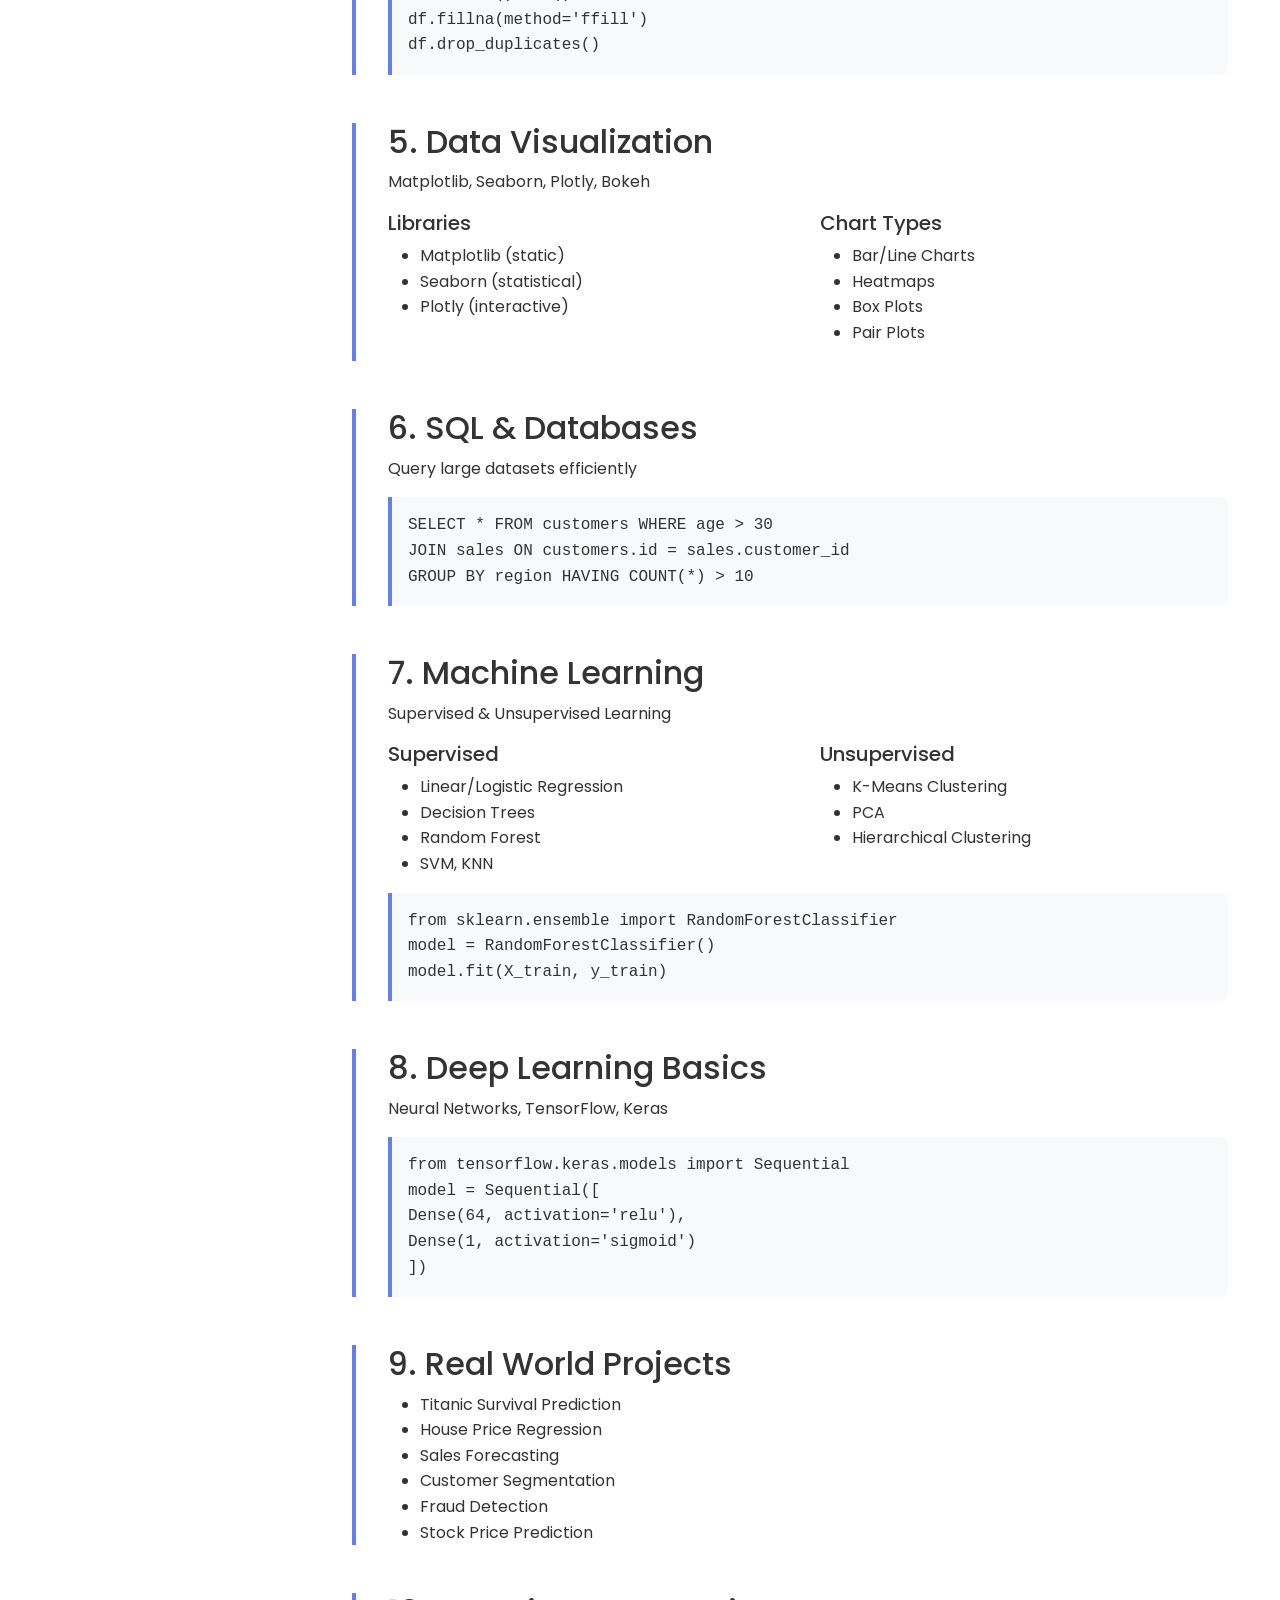
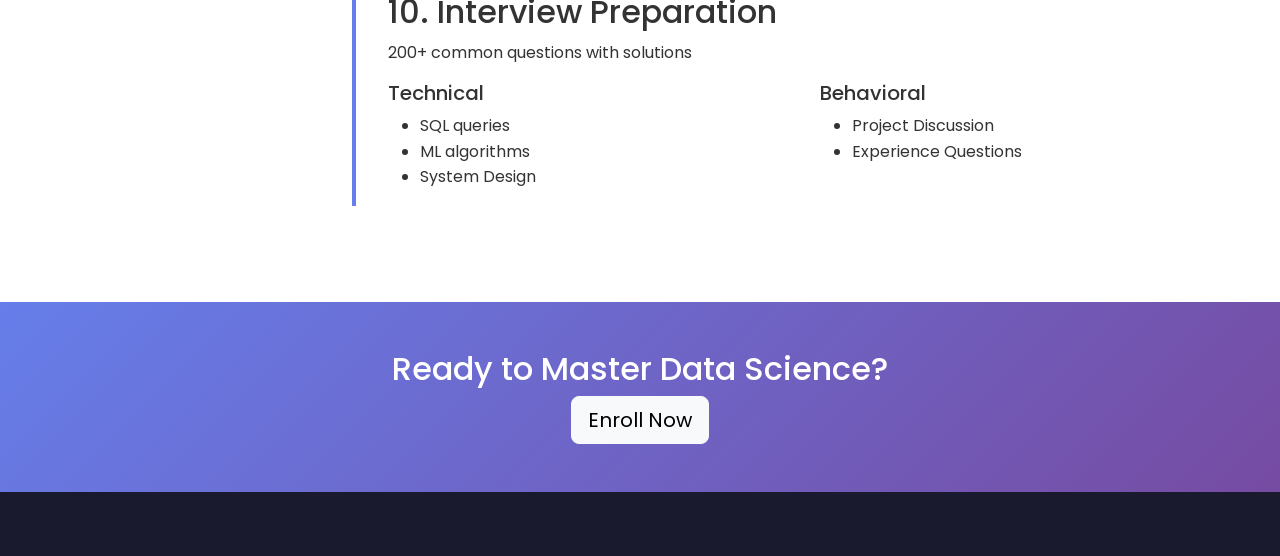
<file: data-science-academy/data-science.html>
<!DOCTYPE html>
<html lang="en">
<head>
    <meta charset="UTF-8">
    <meta name="viewport" content="width=device-width, initial-scale=1.0">
    <title>Data Science Roadmap - Data Science Academy</title>
    <link href="https://cdn.jsdelivr.net/npm/bootstrap@5.3.3/dist/css/bootstrap.min.css" rel="stylesheet">
    <link href="https://unpkg.com/aos@2.3.1/dist/aos.css" rel="stylesheet">
    <link rel="stylesheet" href="https://cdnjs.cloudflare.com/ajax/libs/font-awesome/6.4.0/css/all.min.css">
    <link href="https://fonts.googleapis.com/css2?family=Poppins:wght@300;400;500;600;700&amp;display=swap" rel="stylesheet">
    <link rel="stylesheet" href="css/style.css">
    <style>
        .roadmap-section { border-left: 4px solid var(--primary-blue); padding-left: 2rem; margin: 3rem 0; }
        .code-example { background: #f8f9fa; border-left: 4px solid var(--primary-blue); padding: 1rem; font-family: monospace; border-radius: 0 8px 8px 0; }
        .tool-list { list-style: none; }
        .tool-list li { padding: 0.5rem 0; }
        .tool-list i { color: var(--primary-blue); margin-right: 0.5rem; }
    </style>
</head>
<body>
    <!-- Loading + Navbar same as previous -->

    <div class="loading">
        <div class="loader"></div>
    </div>

    <nav class="navbar navbar-expand-lg navbar-dark fixed-top" id="mainNav">
        <!-- Same navbar -->
        <div class="container">
            <a class="navbar-brand" href="index.html"><i class="fas fa-brain me-2"></i>Data Science Academy</a>
            <button class="navbar-toggler" type="button" data-bs-toggle="collapse" data-bs-target="#navbarNav"><span class="navbar-toggler-icon"></span></button>
            <div class="collapse navbar-collapse" id="navbarNav">
                <ul class="navbar-nav ms-auto">
                    <li class="nav-item"><a class="nav-link" href="index.html">Home</a></li>
                    <li class="nav-item"><a class="nav-link" href="about.html">About</a></li>
                    <li class="nav-item"><a class="nav-link" href="courses.html">Courses</a></li>
                    <li class="nav-item"><a class="nav-link active" href="data-science.html">Data Science</a></li>
                    <li class="nav-item"><a class="nav-link" href="data-analyst.html">Data Analyst</a></li>
                </ul>
            </div>
        </div>
    </nav>

    <!-- Hero -->
    <section class="py-5" style="background: var(--gradient);">
        <div class="container">
            <div class="row align-items-center min-vh-50">
                <div class="col-lg-8 mx-auto text-center text-white">
                    <h1 class="display-3 fw-bold" data-aos="fade-down">Data Science Complete Roadmap</h1>
                    <p class="lead" data-aos="fade-up" data-aos-delay="200">GeeksforGeeks inspired - From beginner to job ready in 6 months</p>
                    <a href="https://wwaliullah585-art.github.io/Raza-enginner-website/data-science.html" class="btn btn-light btn-lg mt-3">Start Roadmap <i class="fas fa-arrow-down ms-2"></i></a>
                </div>
            </div>
        </div>
    </section>

    <!-- Roadmap -->
    <section id="roadmap" class="py-5">
        <div class="container">
            <div class="row">
                <div class="col-lg-3">
                    <div class="position-sticky" style="top: 100px;">
                        <h5 class="fw-bold mb-4">Roadmap Progress</h5>
                        <ul class="list-unstyled">
                            <li><a href="https://wwaliullah585-art.github.io/Raza-enginner-website/data-science.html" class="text-decoration-none">1. Introduction</a></li>
                            <li><a href="https://wwaliullah585-art.github.io/Raza-enginner-website/data-science.html" class="text-decoration-none">2. Mathematics</a></li>
                            <li><a href="https://wwaliullah585-art.github.io/Raza-enginner-website/data-science.html" class="text-decoration-none">3. Python</a></li>
                            <li><a href="https://wwaliullah585-art.github.io/Raza-enginner-website/data-science.html" class="text-decoration-none">4. Data Cleaning</a></li>
                            <li><a href="https://wwaliullah585-art.github.io/Raza-enginner-website/data-science.html" class="text-decoration-none">5. Visualization</a></li>
                            <li><a href="https://wwaliullah585-art.github.io/Raza-enginner-website/data-science.html" class="text-decoration-none">6. SQL</a></li>
                            <li><a href="https://wwaliullah585-art.github.io/Raza-enginner-website/data-science.html" class="text-decoration-none">7. ML</a></li>
                            <li><a href="https://wwaliullah585-art.github.io/Raza-enginner-website/data-science.html" class="text-decoration-none">8. Deep Learning</a></li>
                            <li><a href="https://wwaliullah585-art.github.io/Raza-enginner-website/data-science.html" class="text-decoration-none">9. Projects</a></li>
                            <li><a href="https://wwaliullah585-art.github.io/Raza-enginner-website/data-science.html" class="text-decoration-none">10. Interviews</a></li>
                        </ul>
                    </div>
                </div>
                <div class="col-lg-9">
                    
                    <div id="intro" class="roadmap-section">
                        <h2 class="display-5 fw-bold mb-4">1. Introduction to Data Science</h2>
                        <p class="lead mb-4">Understand what Data Science is and career opportunities</p>
                        <div class="row">
                            <div class="col-md-6">
                                <h5>Tools</h5>
                                <ul class="tool-list">
                                    <li><i class="fas fa-laptop"></i>Jupyter Notebook</li>
                                    <li><i class="fas fa-cloud"></i>Google Colab</li>
                                    <li><i class="fab fa-python"></i>Anaconda</li>
                                </ul>
                            </div>
                            <div class="col-md-6">
                                <h5>Learning Path</h5>
                                <ol>
                                    <li>DS vs DA vs ML Engineer</li>
                                    <li>Data Science workflow</li>
                                    <li>Install setup</li>
                                </ol>
                            </div>
                        </div>
                        <div class="code-example mt-4">
                            print("Welcome to Data Science!")
                        </div>
                    </div>

                    <div id="math" class="roadmap-section">
                        <h2>2. Mathematics Foundation</h2>
                        <p>Linear Algebra, Statistics, Probability, Calculus</p>
                        <div class="row">
                            <div class="col-md-6">
                                <h5>Key Concepts</h5>
                                <ul>
                                    <li>Vectors & Matrices</li>
                                    <li>Mean, Median, Variance</li>
                                    <li>Probability Distributions</li>
                                    <li>Derivatives</li>
                                </ul>
                            </div>
                            <div class="col-md-6">
                                <h5>Tools</h5>
                                <ul class="tool-list">
                                    <li><i class="fab fa-python"></i>NumPy</li>
                                    <li><i class="fas fa-calculator"></i>Symbolab</li>
                                </ul>
                            </div>
                        </div>
                    </div>

                    <div id="python" class="roadmap-section">
                        <h2>3. Python for Data Science</h2>
                        <p>Master Python programming for data manipulation</p>
                        <div class="row">
                            <div class="col-md-6">
                                <h5>Core Libraries</h5>
                                <ul>
                                    <li>Pandas (DataFrames)</li>
                                    <li>NumPy (Arrays)</li>
                                    <li>Matplotlib</li>
                                    <li>Requests (APIs)</li>
                                </ul>
                            </div>
                            <div class="col-md-6">
                                <h5>Example</h5>
                                <div class="code-example">
import pandas as pd<br>
df = pd.read_csv('data.csv')<br>
print(df.head())
                                </div>
                            </div>
                        </div>
                    </div>

                    <div id="cleaning" class="roadmap-section">
                        <h2>4. Data Cleaning & EDA</h2>
                        <p>Handle missing values, outliers, feature engineering</p>
                        <div class="code-example">
df.isnull().sum()<br>
df.fillna(method='ffill')<br>
df.drop_duplicates()
                        </div>
                    </div>

                    <div id="viz" class="roadmap-section">
                        <h2>5. Data Visualization</h2>
                        <p>Matplotlib, Seaborn, Plotly, Bokeh</p>
                        <div class="row">
                            <div class="col-md-6">
                                <h5>Libraries</h5>
                                <ul>
                                    <li>Matplotlib (static)</li>
                                    <li>Seaborn (statistical)</li>
                                    <li>Plotly (interactive)</li>
                                </ul>
                            </div>
                            <div class="col-md-6">
                                <h5>Chart Types</h5>
                                <ul>
                                    <li>Bar/Line Charts</li>
                                    <li>Heatmaps</li>
                                    <li>Box Plots</li>
                                    <li>Pair Plots</li>
                                </ul>
                            </div>
                        </div>
                    </div>

                    <div id="sql" class="roadmap-section">
                        <h2>6. SQL & Databases</h2>
                        <p>Query large datasets efficiently</p>
                        <div class="code-example">
SELECT * FROM customers WHERE age > 30<br>
JOIN sales ON customers.id = sales.customer_id<br>
GROUP BY region HAVING COUNT(*) > 10
                        </div>
                    </div>

                    <div id="ml" class="roadmap-section">
                        <h2>7. Machine Learning</h2>
                        <p>Supervised & Unsupervised Learning</p>
                        <div class="row">
                            <div class="col-md-6">
                                <h5>Supervised</h5>
                                <ul>
                                    <li>Linear/Logistic Regression</li>
                                    <li>Decision Trees</li>
                                    <li>Random Forest</li>
                                    <li>SVM, KNN</li>
                                </ul>
                            </div>
                            <div class="col-md-6">
                                <h5>Unsupervised</h5>
                                <ul>
                                    <li>K-Means Clustering</li>
                                    <li>PCA</li>
                                    <li>Hierarchical Clustering</li>
                                </ul>
                            </div>
                        </div>
                        <div class="code-example">
from sklearn.ensemble import RandomForestClassifier<br>
model = RandomForestClassifier()<br>
model.fit(X_train, y_train)
                        </div>
                    </div>

                    <div id="dl" class="roadmap-section">
                        <h2>8. Deep Learning Basics</h2>
                        <p>Neural Networks, TensorFlow, Keras</p>
                        <div class="code-example">
from tensorflow.keras.models import Sequential<br>
model = Sequential([<br>
    Dense(64, activation='relu'),<br>
    Dense(1, activation='sigmoid')<br>
])
                        </div>
                    </div>

                    <div id="projects" class="roadmap-section">
                        <h2>9. Real World Projects</h2>
                        <ul>
                            <li>Titanic Survival Prediction</li>
                            <li>House Price Regression</li>
                            <li>Sales Forecasting</li>
                            <li>Customer Segmentation</li>
                            <li>Fraud Detection</li>
                            <li>Stock Price Prediction</li>
                        </ul>
                    </div>

                    <div id="interviews" class="roadmap-section">
                        <h2>10. Interview Preparation</h2>
                        <p>200+ common questions with solutions</p>
                        <div class="row">
                            <div class="col-md-6">
                                <h5>Technical</h5>
                                <ul>
                                    <li>SQL queries</li>
                                    <li>ML algorithms</li>
                                    <li>System Design</li>
                                </ul>
                            </div>
                            <div class="col-md-6">
                                <h5>Behavioral</h5>
                                <ul>
                                    <li>Project Discussion</li>
                                    <li>Experience Questions</li>
                                </ul>
                            </div>
                        </div>
                    </div>

                </div>
            </div>
        </div>
    </section>

    <!-- CTA -->
    <section class="py-5 text-center" style="background: var(--gradient); color: white;">
        <div class="container">
            <h2>Ready to Master Data Science?</h2>
            <a href="https://wwaliullah585-art.github.io/Raza-enginner-website/contact.html" class="btn btn-light btn-lg">Enroll Now</a>
        </div>
    </section>

    <!-- Standard footer + chatbot -->

    <footer>
        <!-- Same as previous -->
    </footer>

    <div class="chatbot-btn" id="chatToggle">
        <i class="fas fa-comments fa-2x"></i>
    </div>
    <div class="chatbot-window" id="chatWindow">
        <!-- Same -->
    </div>

    <script src="https://cdn.jsdelivr.net/npm/bootstrap@5.3.3/dist/js/bootstrap.bundle.min.js"></script>
    <script src="https://unpkg.com/aos@2.3.1/dist/aos.js"></script>
    <script src="js/script.js"></script>
<script src="js/chatbot-fixed.js"></script>
</body>
</html>
</file>
<file: data-science-academy/css/style.css>
/* Data Science Academy Styles */
/* Reset and Base */
* {
  margin: 0;
  padding: 0;
  box-sizing: border-box;
}
body {
  font-family: 'Poppins', sans-serif;
  line-height: 1.6;
  color: #333;
  overflow-x: hidden;
}
.container {
  max-width: 1200px;
}

/* Color Palette - Blue/Purple Theme */
:root {
  --primary-blue: #667eea;
  --primary-purple: #764ba2;
  --gradient: linear-gradient(135deg, var(--primary-blue), var(--primary-purple));
  --light-bg: rgba(255,255,255,0.1);
  --glass-bg: rgba(255,255,255,0.25);
  --shadow: 0 8px 32px 0 rgba(31,38,135,0.37);
}

/* Navbar */
.navbar {
  background: transparent !important;
  transition: all 0.3s ease;
  backdrop-filter: blur(10px);
}
.navbar.scrolled {
  background: rgba(0,0,0,0.8) !important;
}
.navbar-brand {
  font-weight: 700;
  font-size: 1.8rem;
  background: var(--gradient);
  -webkit-background-clip: text;
  -webkit-text-fill-color: transparent;
}
.nav-link {
  font-weight: 500;
  margin: 0 1rem;
  transition: color 0.3s;
}
.nav-link:hover {
  color: var(--primary-blue) !important;
}

/* Hero Section */
.hero {
  min-height: 100vh;
  background: var(--gradient);
  display: flex;
  align-items: center;
  position: relative;
  overflow: hidden;
}
.hero::before {
  content: '';
  position: absolute;
  top: 0;
  left: 0;
  right: 0;
  bottom: 0;
  background: url('data:image/svg+xml,<svg xmlns=\"http://www.w3.org/2000/svg\" viewBox=\"0 0 1000 100\" fill=\"none\"><defs><pattern id=\"grain\" width=\"100\" height=\"100\" patternUnits=\"userSpaceOnUse\"><circle cx=\"25\" cy=\"25\" r=\"1\" fill=\"white\" opacity=\"0.1\"/><circle cx=\"75\" cy=\"75\" r=\"1.5\" fill=\"white\" opacity=\"0.05\"/></pattern></defs><rect width=\"100%\" height=\"100%\" fill=\"url(%23grain)\"/></svg>');
  opacity: 0.3;
}
.hero-content {
  z-index: 2;
  position: relative;
}
.hero h1 {
  font-size: clamp(3rem, 8vw, 6rem);
  font-weight: 700;
  color: white;
  margin-bottom: 1.5rem;
  text-shadow: 0 4px 20px rgba(0,0,0,0.3);
}
.hero p {
  font-size: 1.5rem;
  color: rgba(255,255,255,0.9);
  margin-bottom: 2rem;
  max-width: 600px;
}
.btn-primary-custom {
  background: var(--gradient);
  border: none;
  padding: 1rem 2.5rem;
  font-size: 1.2rem;
  font-weight: 600;
  border-radius: 50px;
  transition: all 0.3s;
  box-shadow: var(--shadow);
}
.btn-primary-custom:hover {
  transform: translateY(-5px);
  box-shadow: 0 15px 40px rgba(102,126,234,0.4);
}

/* Glassmorphism Cards */
.card-glass {
  background: var(--glass-bg);
  backdrop-filter: blur(20px);
  border: 1px solid rgba(255,255,255,0.2);
  box-shadow: var(--shadow);
  border-radius: 20px;
  transition: all 0.4s ease;
}
.card-glass:hover {
  transform: translateY(-10px);
  background: rgba(255,255,255,0.35);
}

/* Featured Courses Section */
.featured-courses {
  padding: 100px 0;
  background: #f8f9ff;
}
.course-card {
  transition: all 0.3s;
}
.course-card:hover {
  transform: scale(1.05);
}

/* Testimonials */
.testimonials {
  padding: 100px 0;
  background: var(--gradient);
}
.testimonial-item {
  background: var(--glass-bg);
  backdrop-filter: blur(10px);
  border-radius: 15px;
  padding: 2rem;
  margin: 1rem;
}

/* Footer */
footer {
  background: #1a1a2e;
  color: white;
  padding: 3rem 0 1rem;
}
.footer-links a {
  color: #ccc;
  transition: color 0.3s;
}
.footer-links a:hover {
  color: var(--primary-blue);
}

/* Chatbot */
.chatbot-btn {
  position: fixed;
  bottom: 30px;
  right: 30px;
  width: 60px;
  height: 60px;
  background: var(--gradient);
  border-radius: 50%;
  display: flex;
  align-items: center;
  justify-content: center;
  box-shadow: var(--shadow);
  z-index: 1000;
  cursor: pointer;
  transition: all 0.3s;
}
.chatbot-btn:hover {
  transform: scale(1.1);
}
.chatbot-window {
  position: fixed;
  bottom: 100px;
  right: 30px;
  width: 350px;
  height: 450px;
  background: var(--glass-bg);
  backdrop-filter: blur(20px);
  border-radius: 20px;
  box-shadow: var(--shadow);
  display: none;
  z-index: 1001;
  flex-direction: column;
}
.chat-header {
  background: var(--gradient);
  color: white;
  padding: 1rem;
  border-radius: 20px 20px 0 0;
  font-weight: 600;
}
.chat-messages {
  flex: 1;
  padding: 1rem;
  overflow-y: auto;
  max-height: 300px;
}
.chat-input {
  padding: 1rem;
  border-top: 1px solid rgba(255,255,255,0.2);
  display: flex;
}
.chat-input input {
  flex: 1;
  border: none;
  padding: 0.75rem;
  border-radius: 25px;
  margin-right: 0.5rem;
  background: rgba(255,255,255,0.9);
}
.chat-input button {
  background: var(--gradient);
  border: none;
  border-radius: 50%;
  width: 40px;
  height: 40px;
  color: white;
}

/* Responsive */
@media (max-width: 768px) {
  .hero h1 {
    font-size: 2.5rem;
  }
  .chatbot-window {
    width: 90vw;
    right: 5vw;
  }
}

/* Loading Animation */
.loading {
  position: fixed;
  top: 0;
  left: 0;
  width: 100%;
  height: 100%;
  background: var(--gradient);
  display: flex;
  align-items: center;
  justify-content: center;
  z-index: 9999;
  transition: opacity 0.5s;
}
.loader {
  width: 50px;
  height: 50px;
  border: 5px solid rgba(255,255,255,0.3);
  border-top: 5px solid white;
  border-radius: 50%;
  animation: spin 1s linear infinite;
}
@keyframes spin {
  0% {
    transform: rotate(0deg);
  }
  100% {
    transform: rotate(360deg);
  }
}

/* Additional fixes for linter */
[data-aos] {
  transition-duration: 0.8s;
}
[data-aos].aos-animate {
  opacity: 1;
}

</content>
</xai:function_call name="create_file">
<parameter name="absolute_path">data-science-academy/js/script.js
</file>
